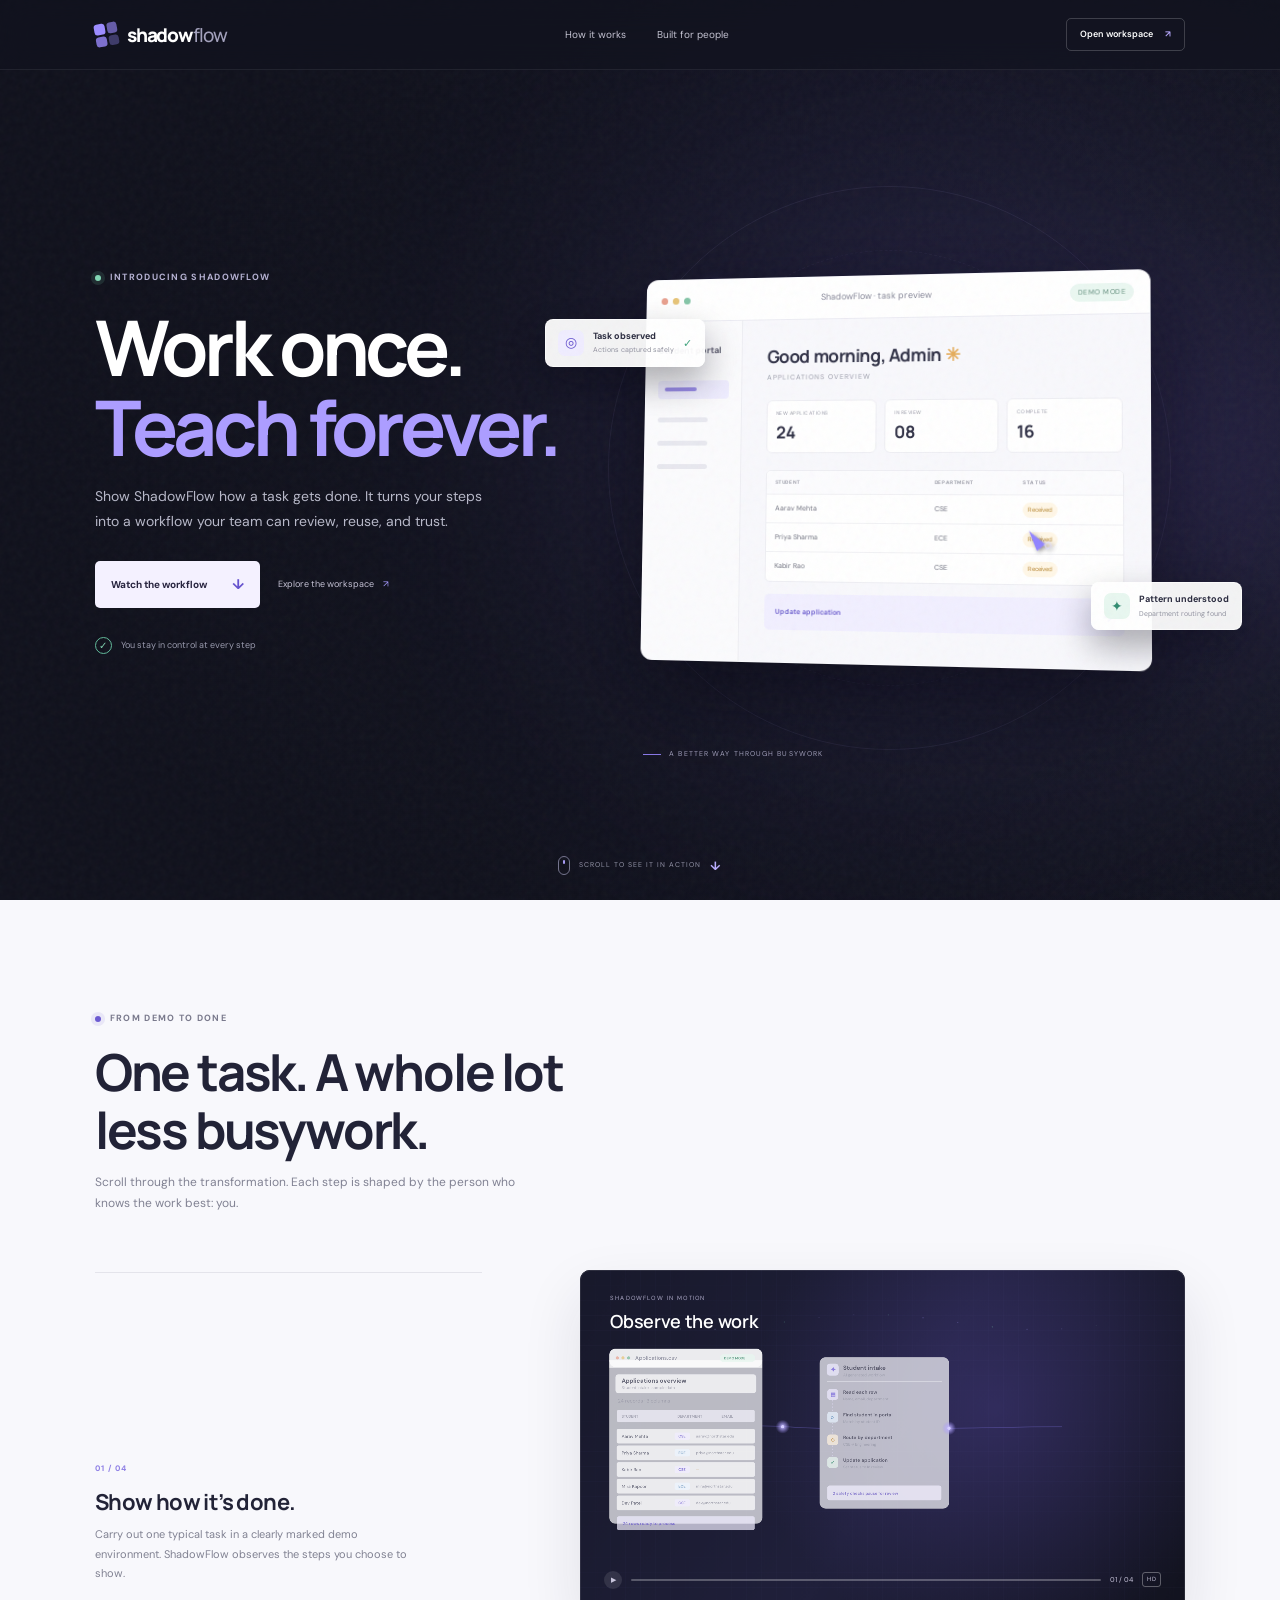
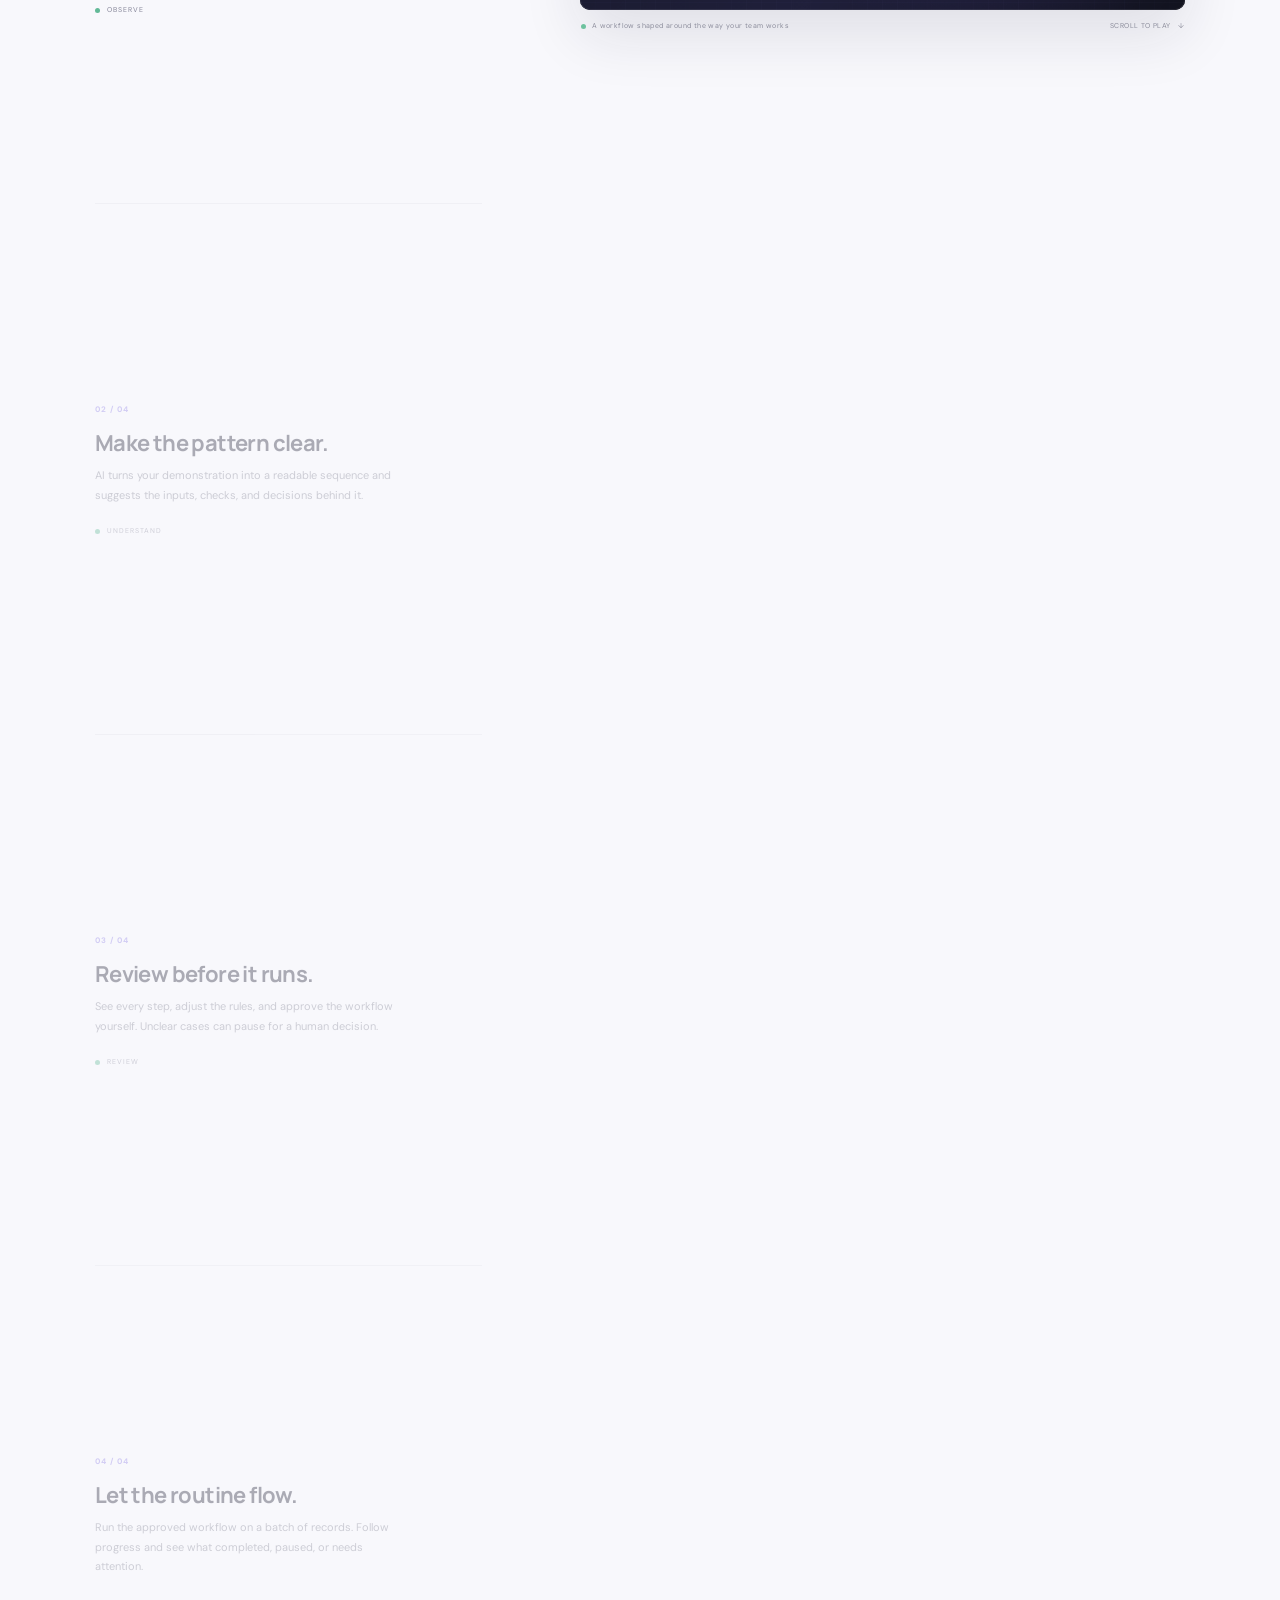
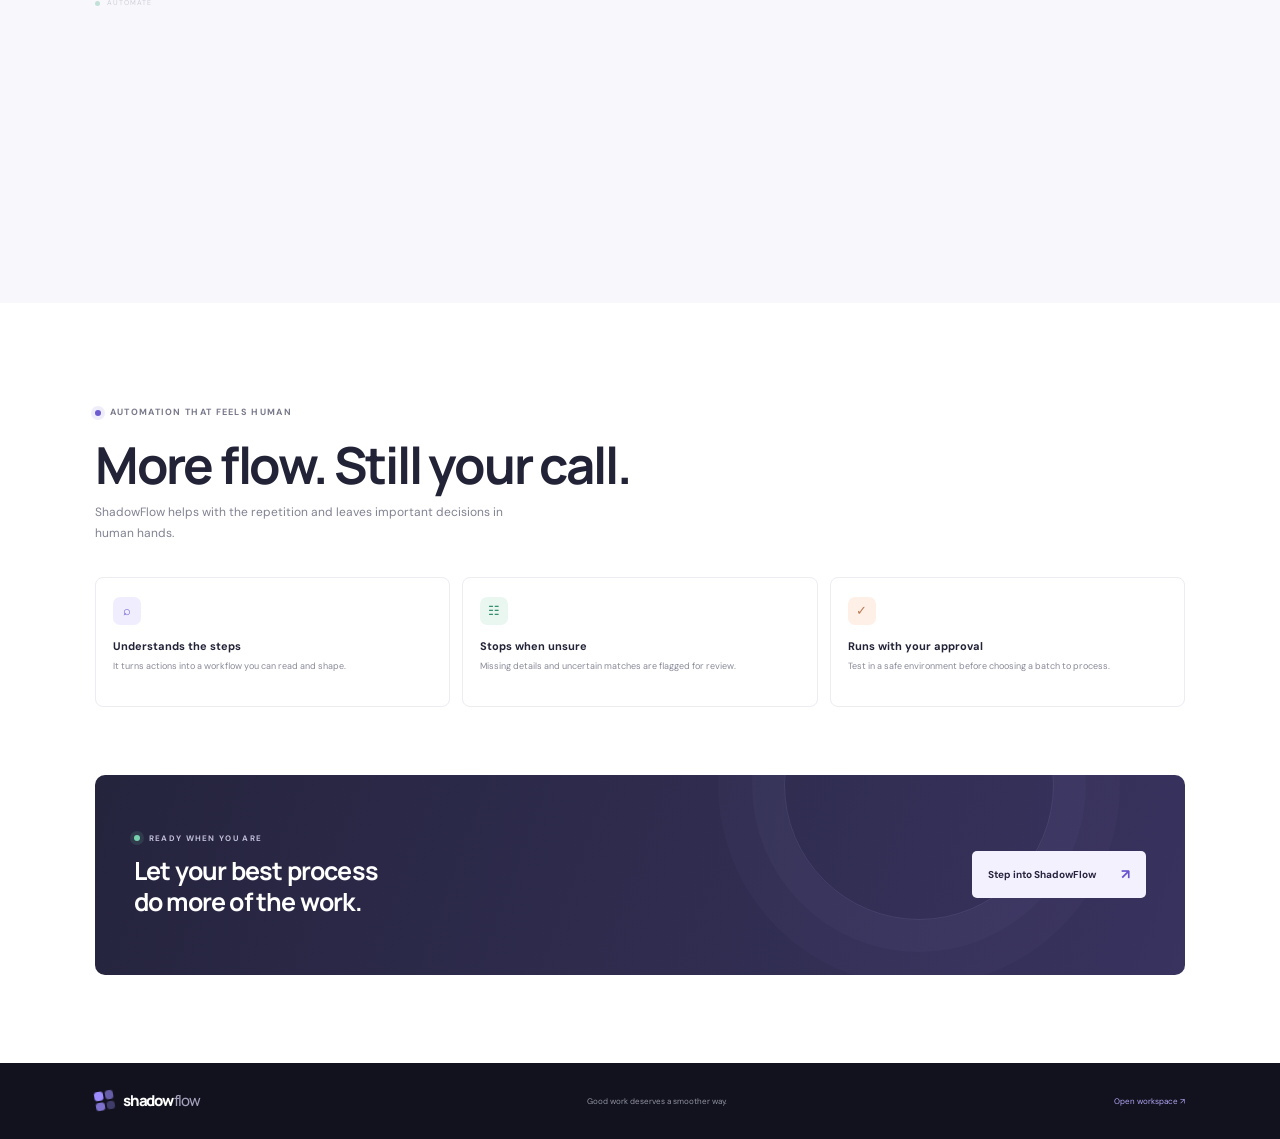
<file: templates/index.html>
<!doctype html>
<html lang="en">

<head>
  <meta charset="utf-8">
  <meta name="viewport" content="width=device-width, initial-scale=1">
  <meta name="theme-color" content="#11121d">
  <title>Meet ShadowFlow · Work, in motion</title>
  <link rel="preconnect" href="https://fonts.googleapis.com">
  <link rel="preconnect" href="https://fonts.gstatic.com" crossorigin>
  <link
    href="https://fonts.googleapis.com/css2?family=DM+Sans:wght@400;500;600;700&family=Manrope:wght@400;500;600;700;800&display=swap"
    rel="stylesheet">
  <link rel="stylesheet" href="/static/css/intro.css">
</head>

<body>
  <header class="intro-nav"><a class="intro-brand" href="/templates/index.html"><span
        class="brand-mark"><i></i><i></i><i></i><i></i></span>shadow<span>flow</span></a>
    <nav><a href="#how-it-works">How it works</a><a href="#built-for-people">Built for people</a></nav><a
      class="nav-cta" href="/templates/dashboard.html">Open workspace <span>↗</span></a>
  </header>
  <main>
    <section class="intro-hero">
      <div class="hero-halo"></div>
      <div class="hero-copy">
        <div class="hero-eyebrow"><i></i> INTRODUCING SHADOWFLOW</div>
        <h1>Work once.<br><span>Teach forever.</span></h1>
        <p>Show ShadowFlow how a task gets done. It turns your steps into a workflow your team can review, reuse, and
          trust.</p>
        <div class="hero-ctas"><a class="primary-cta" href="#how-it-works">Watch the workflow <span>↓</span></a><a
            class="secondary-cta" href="/templates/dashboard.html">Explore the workspace <span>↗</span></a>
        </div>
        <div class="hero-footnote"><span class="footnote-check">✓</span> You stay in control at every step</div>
      </div>
      <div class="hero-visual" aria-label="Animated preview of a task becoming an automation">
        <div class="visual-orbit"></div>
        <div class="visual-orbit orbit-inner"></div>
        <div class="hero-window">
          <div class="window-bar"><span><i></i><i></i><i></i></span><small>ShadowFlow · task preview</small><span
              class="window-lock">DEMO MODE</span></div>
          <div class="window-inner">
            <div class="window-sidebar"><b>Student portal</b><span
                class="side-active"></span><span></span><span></span><span></span></div>
            <div class="window-screen">
              <div class="window-greeting">Good morning, Admin <i>✳</i></div>
              <div class="window-sub">APPLICATIONS OVERVIEW</div>
              <div class="window-metrics"><span><small>NEW APPLICATIONS</small><b>24</b></span><span><small>IN
                    REVIEW</small><b>08</b></span><span><small>COMPLETE</small><b>16</b></span></div>
              <div class="window-table">
                <div><b>STUDENT</b><b>DEPARTMENT</b><b>STATUS</b></div>
                <div><span>Aarav Mehta</span><span>CSE</span><i>Received</i></div>
                <div><span>Priya Sharma</span><span>ECE</span><i>Received</i></div>
                <div><span>Kabir Rao</span><span>CSE</span><i>Received</i></div>
              </div>
              <div class="window-action">Update application <span>→</span></div>
            </div>
          </div>
          <div class="cursor-pointer"><span></span></div>
        </div>
        <div class="float-note note-observe"><span class="note-icon observe-icon">◎</span><span><b>Task
              observed</b><small>Actions captured safely</small></span><i>✓</i></div>
        <div class="float-note note-learn"><span class="note-icon learn-icon">✦</span><span><b>Pattern
              understood</b><small>Department routing found</small></span></div>
        <div class="hero-loop"><span></span> A BETTER WAY THROUGH BUSYWORK</div>
      </div>
      <a class="scroll-cue" href="#how-it-works"><span class="scroll-mouse"><i></i></span><span>SCROLL TO SEE IT IN
          ACTION</span><b>↓</b></a>
    </section>
    <section class="story-section" id="how-it-works">
      <div class="story-heading">
        <div class="section-eyebrow"><i></i> FROM DEMO TO DONE</div>
        <h2>One task. A whole lot<br>less busywork.</h2>
        <p>Scroll through the transformation. Each step is shaped by the person who knows the work best: you.</p>
      </div>
      <div class="story-layout">
        <div class="story-steps">
          <article class="story-step active" data-step="0"><span class="story-number">01 / 04</span>
            <h3>Show how it’s done.</h3>
            <p>Carry out one typical task in a clearly marked demo environment. ShadowFlow observes the steps you choose
              to show.</p><span class="step-tag"><i></i> OBSERVE</span>
          </article>
          <article class="story-step" data-step="1"><span class="story-number">02 / 04</span>
            <h3>Make the pattern clear.</h3>
            <p>AI turns your demonstration into a readable sequence and suggests the inputs, checks, and decisions
              behind it.</p><span class="step-tag"><i></i> UNDERSTAND</span>
          </article>
          <article class="story-step" data-step="2"><span class="story-number">03 / 04</span>
            <h3>Review before it runs.</h3>
            <p>See every step, adjust the rules, and approve the workflow yourself. Unclear cases can pause for a human
              decision.</p><span class="step-tag"><i></i> REVIEW</span>
          </article>
          <article class="story-step" data-step="3"><span class="story-number">04 / 04</span>
            <h3>Let the routine flow.</h3>
            <p>Run the approved workflow on a batch of records. Follow progress and see what completed, paused, or needs
              attention.</p><span class="step-tag"><i></i> AUTOMATE</span>
          </article>
        </div>
        <div class="video-sticky">
          <div class="video-frame"><canvas id="workflowVideo" width="1920" height="1080"
              aria-label="Scroll animated demonstration of a workflow"></canvas>
            <div class="video-controls"><span class="video-play">▶</span>
              <div class="video-progress"><i id="videoProgress"></i></div><span id="videoTime">01 / 04</span><span
                class="video-hd">HD</span>
            </div>
            <div class="video-title"><span>SHADOWFLOW IN MOTION</span><b id="videoCaption">Observe the work</b></div>
          </div>
          <div class="video-caption-bottom"><span><i></i> A workflow shaped around the way your team
              works</span><span>SCROLL TO PLAY &nbsp; ↓</span></div>
        </div>
      </div>
    </section>
    <section class="values-section" id="built-for-people">
      <div class="section-eyebrow"><i></i> AUTOMATION THAT FEELS HUMAN</div>
      <h2>More flow. Still your call.</h2>
      <p class="values-intro">ShadowFlow helps with the repetition and leaves important decisions in human hands.</p>
      <div class="value-cards">
        <article><span class="value-icon value-violet">⌕</span><b>Understands the steps</b>
          <p>It turns actions into a workflow you can read and shape.</p>
        </article>
        <article><span class="value-icon value-mint">☷</span><b>Stops when unsure</b>
          <p>Missing details and uncertain matches are flagged for review.</p>
        </article>
        <article><span class="value-icon value-peach">✓</span><b>Runs with your approval</b>
          <p>Test in a safe environment before choosing a batch to process.</p>
        </article>
      </div>
      <div class="final-cta">
        <div>
          <div class="section-eyebrow"><i></i> READY WHEN YOU ARE</div>
          <h2>Let your best process<br>do more of the work.</h2>
        </div><a href="workflow_builder.html" class="primary-cta">Step into ShadowFlow <span>↗</span></a>
        <div class="cta-orbit"></div>
      </div>
    </section>
  </main>
  <footer class="intro-footer"><a class="intro-brand" href="/templates/index.html"><span
        class="brand-mark"><i></i><i></i><i></i><i></i></span>shadow<span>flow</span></a><span>Good work deserves a
      smoother way.</span><a href="/templates/workflow_builder.html">Open workspace ↗</a></footer>
  <script src="/static/js/intro.js"></script>
</body>

</html>
</file>
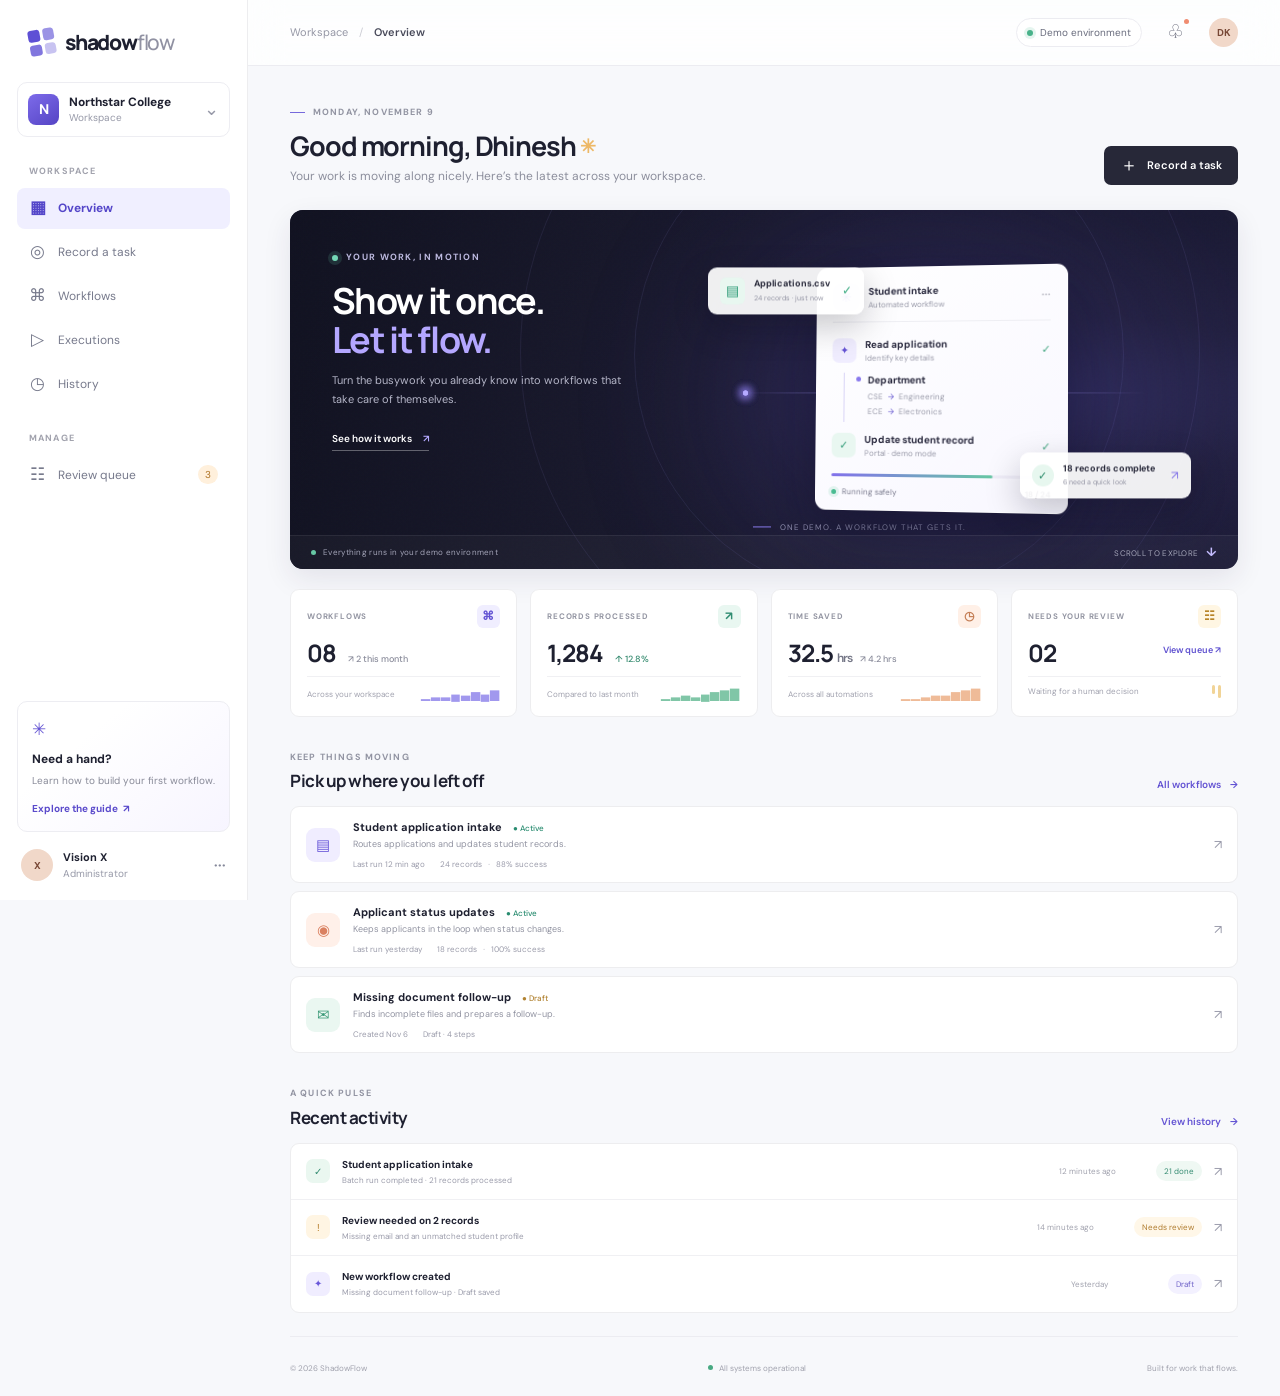
<file: templates/dashboard.html>
<!doctype html>
<html lang="en">

<head>
  <meta charset="utf-8">
  <meta name="viewport" content="width=device-width, initial-scale=1">
  <meta name="theme-color" content="#f7f8fb">
  <title>Overview · ShadowFlow</title>
  <link rel="preconnect" href="https://fonts.googleapis.com">
  <link rel="preconnect" href="https://fonts.gstatic.com" crossorigin>
  <link
    href="https://fonts.googleapis.com/css2?family=DM+Sans:wght@400;500;600;700&family=Manrope:wght@400;500;600;700;800&display=swap"
    rel="stylesheet">
  <link rel="stylesheet" href="/static/css/app.css">
  
</head>

<body>
  <div class="app-shell">
    <aside class="sidebar" id="sidebar">
      <a class="brand" href="/templates/dashboard.html"><span
          class="brand-mark"><i></i><i></i><i></i><i></i></span><span>shadow<span
            class="brand-light">flow</span></span></a>
      <div class="workspace-switch">
        <div class="workspace-avatar">N</div>
        <div class="workspace-copy"><b>Northstar College</b><small>Workspace</small></div><span class="chevron">⌄</span>
      </div>
      <div class="nav-label">WORKSPACE</div>
      <nav class="nav-list">
        <a class="nav-link active" href="/templates/dashboard.html"><span
            class="nav-icon">▦</span>Overview</a>
        <a class="nav-link " href="/templates/record.html"><span
            class="nav-icon">◎</span>Record a task</a>
        <a class="nav-link " href="/templates/workflow_builder.html"><span
            class="nav-icon">⌘</span>Workflows</a>
        <a class="nav-link " href="/templates/execution.html"><span
            class="nav-icon">▷</span>Executions</a>
        <a class="nav-link " href="/templates/history.html"><span
            class="nav-icon">◷</span>History</a>
      </nav>
      <div class="nav-label nav-label-spaced">MANAGE</div>
      <a class="nav-link" href="/templates/review.html"><span class="nav-icon">☷</span>Review queue<span
          class="nav-count">3</span></a>
      <div class="sidebar-bottom">
        <div class="help-card"><span class="help-spark">✳</span><b>Need a hand?</b>
          <p>Learn how to build your first workflow.</p><a href="/templates/workflow_builder.html">Explore the guide
            <span>↗</span></a>
        </div>
        <div class="profile">
          <div class="profile-avatar">X</div>
          <div class="profile-info"><b>Vision X</b><small>Administrator</small></div><span class="dots">···</span>
        </div>
      </div>
    </aside>
    <main class="main-area">
      <header class="topbar"><button class="mobile-menu" id="mobileMenu" aria-label="Toggle navigation">☰</button>
        <div class="breadcrumbs"><span>Workspace</span><span class="crumb-slash">/</span><b>Overview</b></div>
        <div class="top-actions"><span class="environment"><i></i> Demo environment</span><button class="icon-button"
            aria-label="Notifications">♧<b class="notification-dot"></b></button>
          <div class="top-avatar">DK</div>
        </div>
      </header>
      <div class="page-content">
<section class="welcome-row">
  <div>
    <div class="eyebrow"><span class="eyebrow-line"></span> MONDAY, NOVEMBER 9</div>
    <h1>Good morning, Dhinesh <span class="wave">✳</span></h1>
    <p class="page-subtitle">Your work is moving along nicely. Here’s the latest across your workspace.</p>
  </div><a class="button button-dark" href="record.html"><span>＋</span> Record a task</a>
</section>
<section class="hero-video reveal-on-scroll" data-parallax>
  <div class="hero-grain"></div>
  <div class="hero-orbit orbit-one"></div>
  <div class="hero-orbit orbit-two"></div>
  <div class="hero-content">
    <div class="hero-kicker"><span class="live-dot"></span> YOUR WORK, IN MOTION</div>
    <h2>Show it once.<br><span>Let it flow.</span></h2>
    <p>Turn the busywork you already know into workflows that take care of themselves.</p><a
      href="/templates/record.html" class="hero-link">See how it works <span>↗</span></a>
  </div>
  <div class="hero-stage" aria-label="Animated workflow preview">
    <div class="stage-glow"></div>
    <div class="floating-chip chip-source"><span class="mini-sheet">▤</span><span><b>Applications.csv</b><small>24
          records · just now</small></span><i class="chip-check">✓</i></div>
    <div class="stage-track"><span></span><span></span><span></span></div>
    <div class="workflow-card">
      <div class="wf-card-head"><span class="wf-icon">✳</span><span><b>Student intake</b><small>Automated
            workflow</small></span><span class="wf-menu">···</span></div>
      <div class="wf-step"><span class="step-icon step-ai">✦</span><span><b>Read application</b><small>Identify key
            details</small></span><span class="step-done">✓</span></div>
      <div class="wf-branch"><i></i>
        <div><b>Department</b><small>CSE <span>→</span> Engineering</small><small>ECE <span>→</span> Electronics</small>
        </div>
      </div>
      <div class="wf-step"><span class="step-icon step-check">✓</span><span><b>Update student record</b><small>Portal ·
            demo mode</small></span><span class="step-done">✓</span></div>
      <div class="wf-progress"><span></span></div>
      <div class="wf-running"><i></i> Running safely <b>18 / 24</b></div>
    </div>
    <div class="floating-chip chip-success"><span class="success-round">✓</span><span><b>18 records complete</b><small>6
          need a quick look</small></span><span class="chip-arrow">↗</span></div>
    <div class="stage-caption"><span class="caption-line"></span> ONE DEMO. A WORKFLOW THAT GETS IT.</div>
  </div>
  <div class="hero-bottom"><span><i></i> Everything runs in your demo environment</span><span>SCROLL TO EXPLORE
      <b>↓</b></span></div>
</section>
<section class="metrics-grid reveal-on-scroll">
  <article class="metric-card">
    <div class="metric-top"><span>WORKFLOWS</span><span class="metric-icon violet">⌘</span></div>
    <div class="metric-value">08 <span class="metric-change">↗ 2 this month</span></div>
    <div class="metric-foot"><span>Across your workspace</span><span class="sparkline">▁▂▂▄▃▅▄▆</span></div>
  </article>
  <article class="metric-card">
    <div class="metric-top"><span>RECORDS PROCESSED</span><span class="metric-icon mint">↗</span></div>
    <div class="metric-value">1,284 <span class="metric-change green">↑ 12.8%</span></div>
    <div class="metric-foot"><span>Compared to last month</span><span class="sparkline mint-line">▁▂▃▂▄▅▆▇</span></div>
  </article>
  <article class="metric-card">
    <div class="metric-top"><span>TIME SAVED</span><span class="metric-icon peach">◷</span></div>
    <div class="metric-value">32.5 <small>hrs</small><span class="metric-change">↗ 4.2 hrs</span></div>
    <div class="metric-foot"><span>Across all automations</span><span class="sparkline peach-line">▁▁▂▃▃▅▆▇</span></div>
  </article>
  <article class="metric-card">
    <div class="metric-top"><span>NEEDS YOUR REVIEW</span><span class="metric-icon yellow">☷</span></div>
    <div class="metric-value">02 <a class="metric-review-link" href="/templates/review.html">View queue ↗</a></div>
    <div class="metric-foot"><span>Waiting for a human decision</span><span class="review-bars"><i></i><i></i></span>
    </div>
  </article>
</section>
<section class="section-block reveal-on-scroll">
  <div class="section-heading">
    <div>
      <div class="eyebrow">KEEP THINGS MOVING</div>
      <h2>Pick up where you left off</h2>
    </div><a class="text-link" href="/templates/workflow_builder.html">All workflows <span>→</span></a>
  </div>
  <div class="workflow-tiles"><a class="workflow-tile" href="/templates/workflow_builder.html">
      <div class="tile-icon tile-purple">▤</div>
      <div class="tile-copy">
        <div class="tile-title">Student application intake <span class="tiny-status on">● Active</span></div>
        <p>Routes applications and updates student records.</p>
        <div class="tile-meta"><span>Last run 12 min ago</span><span>24 records <b>·</b> 88% success</span></div>
      </div>
      <div class="tile-action">↗</div>
    </a><a class="workflow-tile" href="/templates/workflow_builder.html">
      <div class="tile-icon tile-coral">◉</div>
      <div class="tile-copy">
        <div class="tile-title">Applicant status updates <span class="tiny-status on">● Active</span></div>
        <p>Keeps applicants in the loop when status changes.</p>
        <div class="tile-meta"><span>Last run yesterday</span><span>18 records <b>·</b> 100% success</span></div>
      </div>
      <div class="tile-action">↗</div>
    </a><a class="workflow-tile" href="/templates/workflow_builder.html">
      <div class="tile-icon tile-green">✉</div>
      <div class="tile-copy">
        <div class="tile-title">Missing document follow-up <span class="tiny-status draft">● Draft</span></div>
        <p>Finds incomplete files and prepares a follow-up.</p>
        <div class="tile-meta"><span>Created Nov 6</span><span>Draft · 4 steps</span></div>
      </div>
      <div class="tile-action">↗</div>
    </a></div>
</section>
<section class="section-block dashboard-bottom reveal-on-scroll">
  <div class="section-heading">
    <div>
      <div class="eyebrow">A QUICK PULSE</div>
      <h2>Recent activity</h2>
    </div><a class="text-link" href="/templates/history.html">View history <span>→</span></a>
  </div>
  <div class="activity-card">
    <div class="activity-row"><span class="activity-icon activity-done">✓</span>
      <div class="activity-copy"><b>Student application intake</b><span>Batch run completed · 21 records
          processed</span></div><span class="activity-time">12 minutes ago</span><span
        class="activity-result result-good">21 done</span><a href="/templates/execution.html"
        class="activity-arrow">↗</a>
    </div>
    <div class="activity-row"><span class="activity-icon activity-review">!</span>
      <div class="activity-copy"><b>Review needed on 2 records</b><span>Missing email and an unmatched student
          profile</span></div><span class="activity-time">14 minutes ago</span><span
        class="activity-result result-review">Needs review</span><a href="/templates/review.html"
        class="activity-arrow">↗</a>
    </div>
    <div class="activity-row"><span class="activity-icon activity-new">✦</span>
      <div class="activity-copy"><b>New workflow created</b><span>Missing document follow-up · Draft saved</span></div>
      <span class="activity-time">Yesterday</span><span class="activity-result result-neutral">Draft</span><a
        href="/templates/workflow_builder.html" class="activity-arrow">↗</a>
    </div>
  </div>
</section>
<footer class="site-footer"><span>© 2026
            ShadowFlow</span><span><i class="status-pulse"></i> All systems operational</span><span>Built for work that
            flows.</span></footer>
      </div>
    </main>
  </div>
  <div class="toast" id="toast"></div>
  <script src="/static/js/app.js"></script>
  
</body>

</html>
</file>
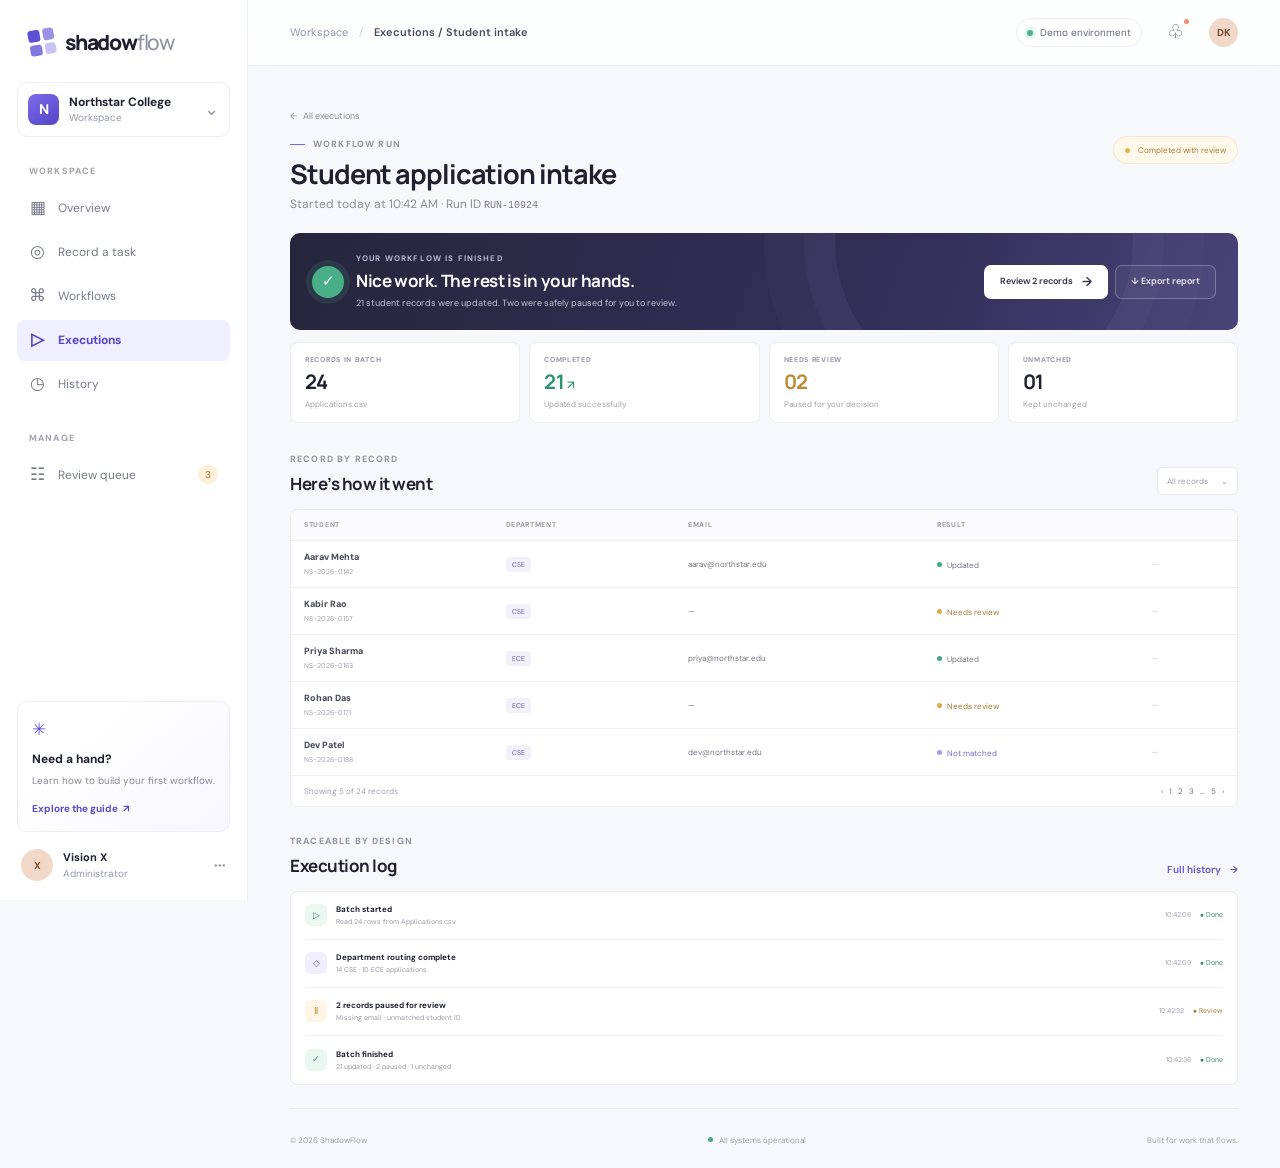
<file: templates/execution.html>
<!doctype html>
<html lang="en">

<head>
  <meta charset="utf-8">
  <meta name="viewport" content="width=device-width, initial-scale=1">
  <meta name="theme-color" content="#f7f8fb">
  <title>Execution · ShadowFlow</title>
  <link rel="preconnect" href="https://fonts.googleapis.com">
  <link rel="preconnect" href="https://fonts.gstatic.com" crossorigin>
  <link
    href="https://fonts.googleapis.com/css2?family=DM+Sans:wght@400;500;600;700&family=Manrope:wght@400;500;600;700;800&display=swap"
    rel="stylesheet">
  <link rel="stylesheet" href="/static/css/app.css">
  
</head>

<body>
  <div class="app-shell">
    <aside class="sidebar" id="sidebar">
      <a class="brand" href="/templates/dashboard.html"><span
          class="brand-mark"><i></i><i></i><i></i><i></i></span><span>shadow<span
            class="brand-light">flow</span></span></a>
      <div class="workspace-switch">
        <div class="workspace-avatar">N</div>
        <div class="workspace-copy"><b>Northstar College</b><small>Workspace</small></div><span class="chevron">⌄</span>
      </div>
      <div class="nav-label">WORKSPACE</div>
      <nav class="nav-list">
        <a class="nav-link " href="/templates/dashboard.html"><span
            class="nav-icon">▦</span>Overview</a>
        <a class="nav-link " href="/templates/record.html"><span
            class="nav-icon">◎</span>Record a task</a>
        <a class="nav-link " href="/templates/workflow_builder.html"><span
            class="nav-icon">⌘</span>Workflows</a>
        <a class="nav-link active" href="/templates/execution.html"><span
            class="nav-icon">▷</span>Executions</a>
        <a class="nav-link " href="/templates/history.html"><span
            class="nav-icon">◷</span>History</a>
      </nav>
      <div class="nav-label nav-label-spaced">MANAGE</div>
      <a class="nav-link" href="/templates/review.html"><span class="nav-icon">☷</span>Review queue<span
          class="nav-count">3</span></a>
      <div class="sidebar-bottom">
        <div class="help-card"><span class="help-spark">✳</span><b>Need a hand?</b>
          <p>Learn how to build your first workflow.</p><a href="/templates/workflow_builder.html">Explore the guide
            <span>↗</span></a>
        </div>
        <div class="profile">
          <div class="profile-avatar">X</div>
          <div class="profile-info"><b>Vision X</b><small>Administrator</small></div><span class="dots">···</span>
        </div>
      </div>
    </aside>
    <main class="main-area">
      <header class="topbar"><button class="mobile-menu" id="mobileMenu" aria-label="Toggle navigation">☰</button>
        <div class="breadcrumbs"><span>Workspace</span><span class="crumb-slash">/</span><b>Executions / Student intake</b></div>
        <div class="top-actions"><span class="environment"><i></i> Demo environment</span><button class="icon-button"
            aria-label="Notifications">♧<b class="notification-dot"></b></button>
          <div class="top-avatar">DK</div>
        </div>
      </header>
      <div class="page-content"><section class="execution-heading">
    <div><a class="back-link" href="/templates/history.html">← &nbsp; All executions</a>
        <div class="eyebrow"><span class="eyebrow-line"></span> WORKFLOW RUN</div>
        <h1>Student application intake</h1>
        <p class="page-subtitle">Started today at 10:42 AM · Run ID <span class="mono">RUN-10924</span></p>
    </div><span class="execution-state"><i></i> Completed with review</span>
</section>
<section class="execution-hero">
    <div class="execution-hero-copy"><span class="execution-check">✓</span>
        <div>
            <div class="eyebrow">YOUR WORKFLOW IS FINISHED</div>
            <h2>Nice work. The rest is in your hands.</h2>
            <p>21 student records were updated. Two were safely paused for you to review.</p>
        </div>
    </div>
    <div class="execution-actions"><a class="button button-light" href="/templates/review.html">Review 2 records
            <span>→</span></a><button class="button button-ghost-light" data-toast="Run report prepared for download">↓
            Export report</button></div>
    <div class="execution-wave"></div>
</section>
<section class="run-metrics">
    <article><span>RECORDS IN BATCH</span><b>24</b><small>Applications.csv</small></article>
    <article><span>COMPLETED</span><b class="run-green">21 <i>↗</i></b><small>Updated successfully</small></article>
    <article><span>NEEDS REVIEW</span><b class="run-amber">02</b><small>Paused for your decision</small></article>
    <article><span>UNMATCHED</span><b>01</b><small>Kept unchanged</small></article>
</section>
<section class="execution-content">
    <div class="section-heading">
        <div>
            <div class="eyebrow">RECORD BY RECORD</div>
            <h2>Here’s how it went</h2>
        </div>
        <div class="filter-control"><span>All records</span><span>⌄</span></div>
    </div>
    <div class="record-table-wrap">
        <table class="record-table">
            <thead>
                <tr>
                    <th>STUDENT</th>
                    <th>DEPARTMENT</th>
                    <th>EMAIL</th>
                    <th>RESULT</th>
                    <th></th>
                </tr>
            </thead>
            <tbody><tr>
                    <td><b>Aarav Mehta</b><small>NS-2026-0142</small></td>
                    <td><span class="dept-badge">CSE</span></td>
                    <td>aarav@northstar.edu</td>
                    <td><span
                            class="table-status table-done"><i></i>Updated</span></td>
                    <td><button class="row-more" aria-label="More actions">···</button></td>
                </tr><tr>
                    <td><b>Kabir Rao</b><small>NS-2026-0157</small></td>
                    <td><span class="dept-badge">CSE</span></td>
                    <td>—</td>
                    <td><span
                            class="table-status table-review"><i></i>Needs review</span></td>
                    <td><button class="row-more" aria-label="More actions">···</button></td>
                </tr><tr>
                    <td><b>Priya Sharma</b><small>NS-2026-0163</small></td>
                    <td><span class="dept-badge">ECE</span></td>
                    <td>priya@northstar.edu</td>
                    <td><span
                            class="table-status table-done"><i></i>Updated</span></td>
                    <td><button class="row-more" aria-label="More actions">···</button></td>
                </tr><tr>
                    <td><b>Rohan Das</b><small>NS-2026-0171</small></td>
                    <td><span class="dept-badge">ECE</span></td>
                    <td>—</td>
                    <td><span
                            class="table-status table-review"><i></i>Needs review</span></td>
                    <td><button class="row-more" aria-label="More actions">···</button></td>
                </tr><tr>
                    <td><b>Dev Patel</b><small>NS-2026-0188</small></td>
                    <td><span class="dept-badge">CSE</span></td>
                    <td>dev@northstar.edu</td>
                    <td><span
                            class="table-status table-missed"><i></i>Not matched</span></td>
                    <td><button class="row-more" aria-label="More actions">···</button></td>
                </tr></tbody>
        </table>
        <div class="table-footer">Showing 5 of 24 records <span>‹ &nbsp; 1 &nbsp; 2 &nbsp; 3 &nbsp; … &nbsp; 5 &nbsp;
                ›</span></div>
    </div>
</section>
<section class="execution-log">
    <div class="section-heading">
        <div>
            <div class="eyebrow">TRACEABLE BY DESIGN</div>
            <h2>Execution log</h2>
        </div><a href="/templates/history.html" class="text-link">Full history <span>→</span></a>
    </div>
    <div class="log-card">
        <div><span class="log-icon log-start">▷</span>
            <p><b>Batch started</b><small>Read 24 rows from Applications.csv</small></p><time>10:42:06</time><span
                class="log-ok">● Done</span>
        </div>
        <div><span class="log-icon log-route">◇</span>
            <p><b>Department routing complete</b><small>14 CSE · 10 ECE applications</small></p>
            <time>10:42:09</time><span class="log-ok">● Done</span>
        </div>
        <div><span class="log-icon log-pause">Ⅱ</span>
            <p><b>2 records paused for review</b><small>Missing email · unmatched student ID</small></p>
            <time>10:42:32</time><span class="log-review">● Review</span>
        </div>
        <div><span class="log-icon log-end">✓</span>
            <p><b>Batch finished</b><small>21 updated · 2 paused · 1 unchanged</small></p><time>10:42:36</time><span
                class="log-ok">● Done</span>
        </div>
    </div>
</section><footer class="site-footer"><span>© 2026
            ShadowFlow</span><span><i class="status-pulse"></i> All systems operational</span><span>Built for work that
            flows.</span></footer>
      </div>
    </main>
  </div>
  <div class="toast" id="toast"></div>
  <script src="/static/js/app.js"></script>
  
</body>

</html>
</file>
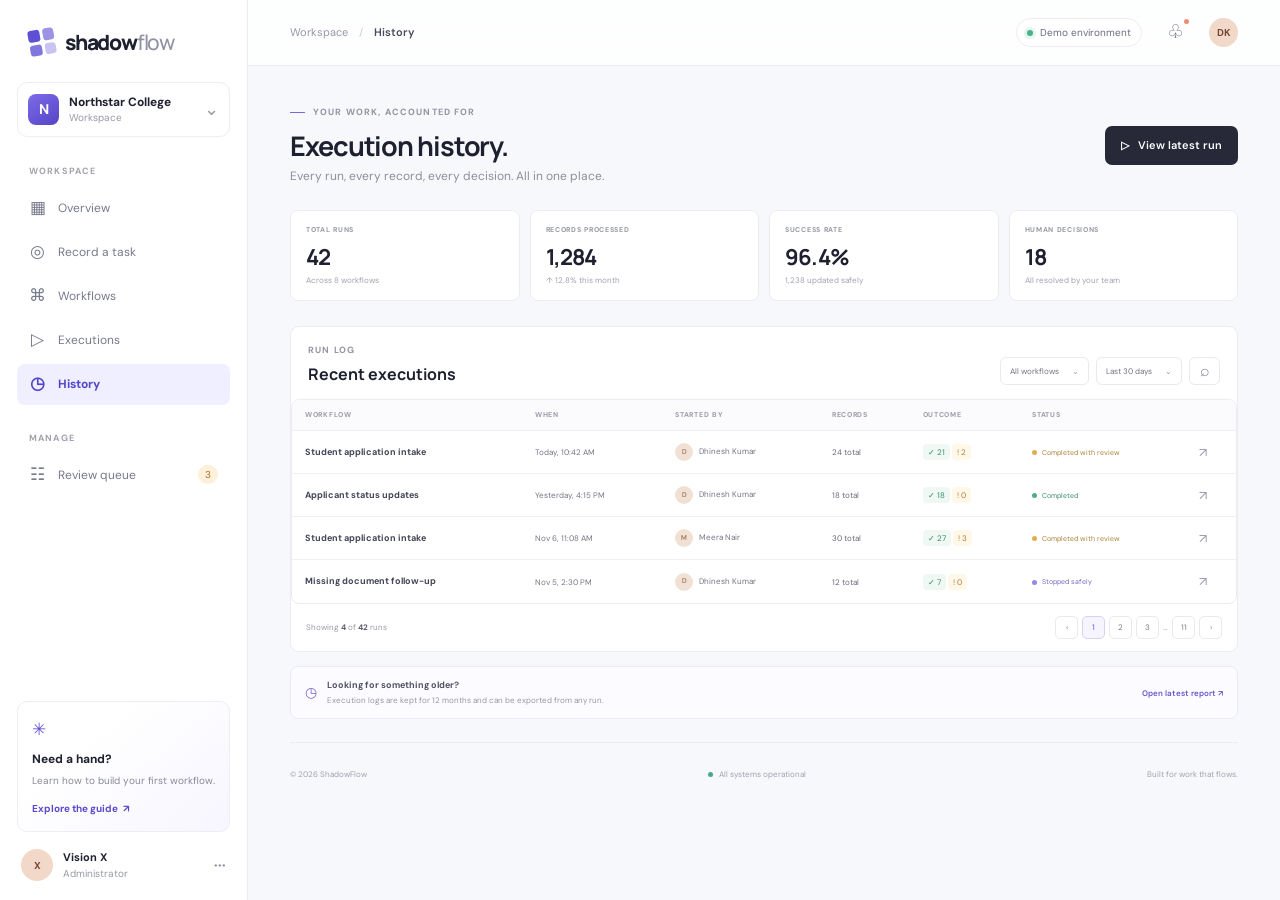
<file: templates/history.html>
<!doctype html>
<html lang="en">

<head>
  <meta charset="utf-8">
  <meta name="viewport" content="width=device-width, initial-scale=1">
  <meta name="theme-color" content="#f7f8fb">
  <title>Execution history · ShadowFlow</title>
  <link rel="preconnect" href="https://fonts.googleapis.com">
  <link rel="preconnect" href="https://fonts.gstatic.com" crossorigin>
  <link
    href="https://fonts.googleapis.com/css2?family=DM+Sans:wght@400;500;600;700&family=Manrope:wght@400;500;600;700;800&display=swap"
    rel="stylesheet">
  <link rel="stylesheet" href="/static/css/app.css">
  
</head>

<body>
  <div class="app-shell">
    <aside class="sidebar" id="sidebar">
      <a class="brand" href="/templates/dashboard.html"><span
          class="brand-mark"><i></i><i></i><i></i><i></i></span><span>shadow<span
            class="brand-light">flow</span></span></a>
      <div class="workspace-switch">
        <div class="workspace-avatar">N</div>
        <div class="workspace-copy"><b>Northstar College</b><small>Workspace</small></div><span class="chevron">⌄</span>
      </div>
      <div class="nav-label">WORKSPACE</div>
      <nav class="nav-list">
        <a class="nav-link " href="/templates/dashboard.html"><span
            class="nav-icon">▦</span>Overview</a>
        <a class="nav-link " href="/templates/record.html"><span
            class="nav-icon">◎</span>Record a task</a>
        <a class="nav-link " href="/templates/workflow_builder.html"><span
            class="nav-icon">⌘</span>Workflows</a>
        <a class="nav-link " href="/templates/execution.html"><span
            class="nav-icon">▷</span>Executions</a>
        <a class="nav-link active" href="/templates/history.html"><span
            class="nav-icon">◷</span>History</a>
      </nav>
      <div class="nav-label nav-label-spaced">MANAGE</div>
      <a class="nav-link" href="/templates/review.html"><span class="nav-icon">☷</span>Review queue<span
          class="nav-count">3</span></a>
      <div class="sidebar-bottom">
        <div class="help-card"><span class="help-spark">✳</span><b>Need a hand?</b>
          <p>Learn how to build your first workflow.</p><a href="/templates/workflow_builder.html">Explore the guide
            <span>↗</span></a>
        </div>
        <div class="profile">
          <div class="profile-avatar">X</div>
          <div class="profile-info"><b>Vision X</b><small>Administrator</small></div><span class="dots">···</span>
        </div>
      </div>
    </aside>
    <main class="main-area">
      <header class="topbar"><button class="mobile-menu" id="mobileMenu" aria-label="Toggle navigation">☰</button>
        <div class="breadcrumbs"><span>Workspace</span><span class="crumb-slash">/</span><b>History</b></div>
        <div class="top-actions"><span class="environment"><i></i> Demo environment</span><button class="icon-button"
            aria-label="Notifications">♧<b class="notification-dot"></b></button>
          <div class="top-avatar">DK</div>
        </div>
      </header>
      <div class="page-content"><section class="page-heading-row">
    <div>
        <div class="eyebrow"><span class="eyebrow-line"></span> YOUR WORK, ACCOUNTED FOR</div>
        <h1>Execution history.</h1>
        <p class="page-subtitle">Every run, every record, every decision. All in one place.</p>
    </div><a class="button button-dark" href="/templates/execution.html">▷ &nbsp; View latest run</a>
</section>
<section class="history-stats">
    <div><span>TOTAL RUNS</span><b>42</b><small>Across 8 workflows</small></div>
    <div><span>RECORDS PROCESSED</span><b>1,284</b><small class="green-text">↑ 12.8% this month</small></div>
    <div><span>SUCCESS RATE</span><b>96.4%</b><small>1,238 updated safely</small></div>
    <div><span>HUMAN DECISIONS</span><b>18</b><small>All resolved by your team</small></div>
</section>
<section class="history-panel">
    <div class="history-toolbar">
        <div>
            <div class="eyebrow">RUN LOG</div>
            <h2>Recent executions</h2>
        </div>
        <div class="history-filters"><button class="filter-control" data-toast="Workflow filter options">All workflows
                <span>⌄</span></button><button class="filter-control" data-toast="Date range options">Last 30 days
                <span>⌄</span></button><button class="filter-search" aria-label="Search">⌕</button></div>
    </div>
    <div class="record-table-wrap history-table-wrap">
        <table class="record-table history-table">
            <thead>
                <tr>
                    <th>WORKFLOW</th>
                    <th>WHEN</th>
                    <th>STARTED BY</th>
                    <th>RECORDS</th>
                    <th>OUTCOME</th>
                    <th>STATUS</th>
                    <th></th>
                </tr>
            </thead>
            <tbody><tr>
                    <td><b>Student application intake</b></td>
                    <td>Today, 10:42 AM</td>
                    <td><span class="owner-avatar">D</span> Dhinesh Kumar</td>
                    <td><span class="record-count">24 total</span></td>
                    <td><span class="outcome-count good">✓ 21</span> <span class="outcome-count review">! 2</span></td>
                    <td><span
                            class="history-status with-review"><i></i>Completed with review</span></td>
                    <td><a href="/templates/execution.html" class="activity-arrow">↗</a></td>
                </tr><tr>
                    <td><b>Applicant status updates</b></td>
                    <td>Yesterday, 4:15 PM</td>
                    <td><span class="owner-avatar">D</span> Dhinesh Kumar</td>
                    <td><span class="record-count">18 total</span></td>
                    <td><span class="outcome-count good">✓ 18</span> <span class="outcome-count review">! 0</span></td>
                    <td><span
                            class="history-status "><i></i>Completed</span></td>
                    <td><a href="/templates/execution.html" class="activity-arrow">↗</a></td>
                </tr><tr>
                    <td><b>Student application intake</b></td>
                    <td>Nov 6, 11:08 AM</td>
                    <td><span class="owner-avatar">M</span> Meera Nair</td>
                    <td><span class="record-count">30 total</span></td>
                    <td><span class="outcome-count good">✓ 27</span> <span class="outcome-count review">! 3</span></td>
                    <td><span
                            class="history-status with-review"><i></i>Completed with review</span></td>
                    <td><a href="/templates/execution.html" class="activity-arrow">↗</a></td>
                </tr><tr>
                    <td><b>Missing document follow-up</b></td>
                    <td>Nov 5, 2:30 PM</td>
                    <td><span class="owner-avatar">D</span> Dhinesh Kumar</td>
                    <td><span class="record-count">12 total</span></td>
                    <td><span class="outcome-count good">✓ 7</span> <span class="outcome-count review">! 0</span></td>
                    <td><span
                            class="history-status stopped"><i></i>Stopped safely</span></td>
                    <td><a href="/templates/execution.html" class="activity-arrow">↗</a></td>
                </tr></tbody>
        </table>
    </div>
    <div class="history-pagination"><span>Showing <b>4</b> of <b>42</b> runs</span>
        <div><button>‹</button><button
                class="current-page">1</button><button>2</button><button>3</button><span>…</span><button>11</button><button>›</button>
        </div>
    </div>
</section>
<div class="history-note"><span>◷</span>
    <div><b>Looking for something older?</b><span>Execution logs are kept for 12 months and can be exported from any
            run.</span></div><a href="/templates/execution.html">Open latest report ↗</a>
</div><footer class="site-footer"><span>© 2026
            ShadowFlow</span><span><i class="status-pulse"></i> All systems operational</span><span>Built for work that
            flows.</span></footer>
      </div>
    </main>
  </div>
  <div class="toast" id="toast"></div>
  <script src="/static/js/app.js"></script>
  
</body>

</html>
</file>
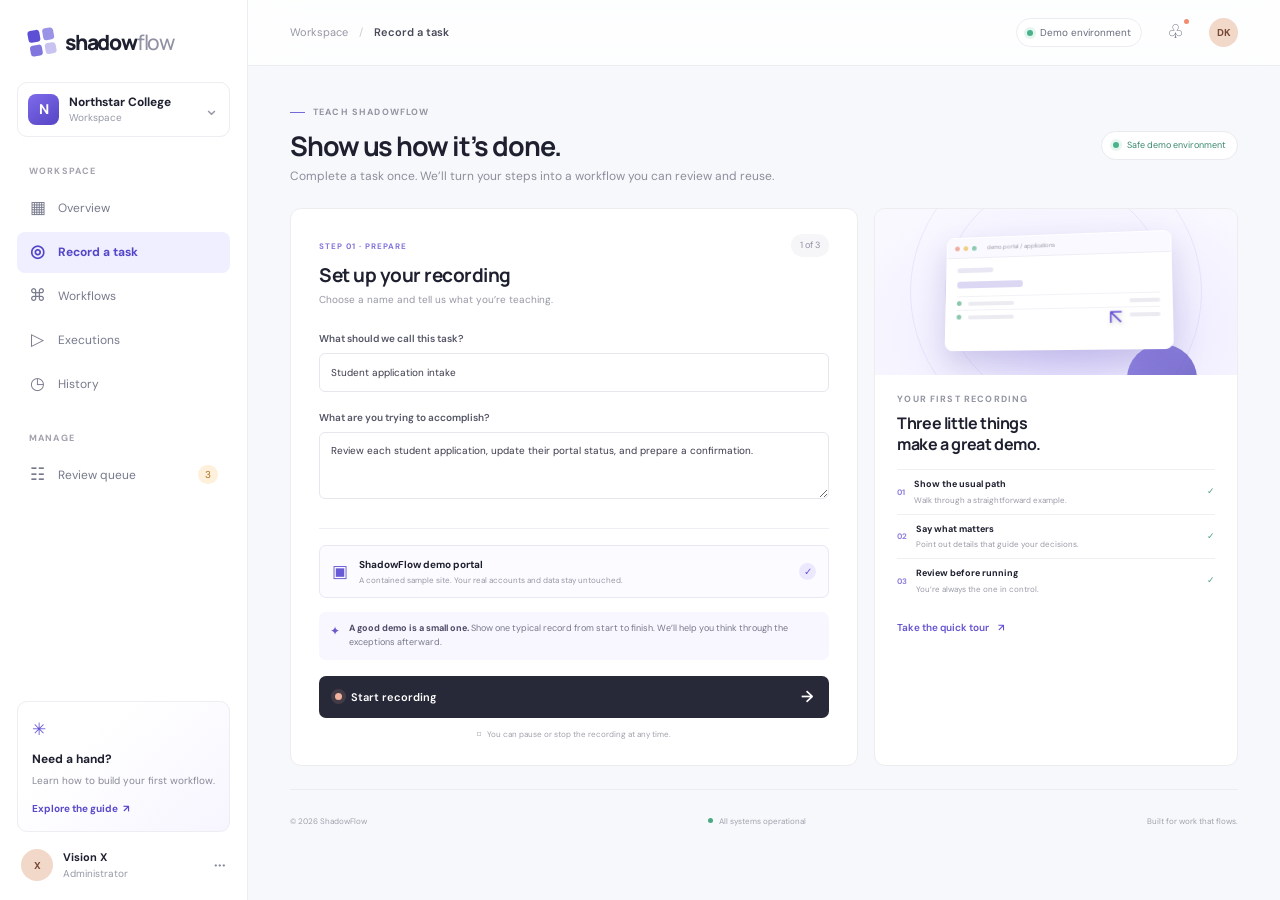
<file: templates/record.html>
<!doctype html>
<html lang="en">

<head>
  <meta charset="utf-8">
  <meta name="viewport" content="width=device-width, initial-scale=1">
  <meta name="theme-color" content="#f7f8fb">
  <title>Record a task · ShadowFlow</title>
  <link rel="preconnect" href="https://fonts.googleapis.com">
  <link rel="preconnect" href="https://fonts.gstatic.com" crossorigin>
  <link
    href="https://fonts.googleapis.com/css2?family=DM+Sans:wght@400;500;600;700&family=Manrope:wght@400;500;600;700;800&display=swap"
    rel="stylesheet">
  <link rel="stylesheet" href="/static/css/app.css">
  
</head>

<body>
  <div class="app-shell">
    <aside class="sidebar" id="sidebar">
      <a class="brand" href="/templates/dashboard.html"><span
          class="brand-mark"><i></i><i></i><i></i><i></i></span><span>shadow<span
            class="brand-light">flow</span></span></a>
      <div class="workspace-switch">
        <div class="workspace-avatar">N</div>
        <div class="workspace-copy"><b>Northstar College</b><small>Workspace</small></div><span class="chevron">⌄</span>
      </div>
      <div class="nav-label">WORKSPACE</div>
      <nav class="nav-list">
        <a class="nav-link " href="/templates/dashboard.html"><span
            class="nav-icon">▦</span>Overview</a>
        <a class="nav-link active" href="/templates/record.html"><span
            class="nav-icon">◎</span>Record a task</a>
        <a class="nav-link " href="/templates/workflow_builder.html"><span
            class="nav-icon">⌘</span>Workflows</a>
        <a class="nav-link " href="/templates/execution.html"><span
            class="nav-icon">▷</span>Executions</a>
        <a class="nav-link " href="/templates/history.html"><span
            class="nav-icon">◷</span>History</a>
      </nav>
      <div class="nav-label nav-label-spaced">MANAGE</div>
      <a class="nav-link" href="/templates/review.html"><span class="nav-icon">☷</span>Review queue<span
          class="nav-count">3</span></a>
      <div class="sidebar-bottom">
        <div class="help-card"><span class="help-spark">✳</span><b>Need a hand?</b>
          <p>Learn how to build your first workflow.</p><a href="/templates/workflow_builder.html">Explore the guide
            <span>↗</span></a>
        </div>
        <div class="profile">
          <div class="profile-avatar">X</div>
          <div class="profile-info"><b>Vision X</b><small>Administrator</small></div><span class="dots">···</span>
        </div>
      </div>
    </aside>
    <main class="main-area">
      <header class="topbar"><button class="mobile-menu" id="mobileMenu" aria-label="Toggle navigation">☰</button>
        <div class="breadcrumbs"><span>Workspace</span><span class="crumb-slash">/</span><b>Record a task</b></div>
        <div class="top-actions"><span class="environment"><i></i> Demo environment</span><button class="icon-button"
            aria-label="Notifications">♧<b class="notification-dot"></b></button>
          <div class="top-avatar">DK</div>
        </div>
      </header>
      <div class="page-content"><section class="page-heading-row">
    <div>
        <div class="eyebrow"><span class="eyebrow-line"></span> TEACH SHADOWFLOW</div>
        <h1>Show us how it’s done.</h1>
        <p class="page-subtitle">Complete a task once. We’ll turn your steps into a workflow you can review and reuse.
        </p>
    </div><span class="safe-pill"><i></i> Safe demo environment</span>
</section>
<div class="record-layout">
    <section class="panel record-panel">
        <div class="panel-title-row">
            <div><span class="step-overline">STEP 01 · PREPARE</span>
                <h2>Set up your recording</h2>
                <p>Choose a name and tell us what you’re teaching.</p>
            </div><span class="record-step-badge">1 of 3</span>
        </div><label class="field-label" for="taskName">What should we call this task?</label><input class="text-field"
            id="taskName" value="Student application intake" placeholder="e.g. Process new applications"><label
            class="field-label field-gap" for="taskDescription">What are you trying to accomplish?</label><textarea
            class="text-field textarea" id="taskDescription"
            placeholder="A sentence about the task you want to automate…">Review each student application, update their portal status, and prepare a confirmation.</textarea>
        <div class="record-divider"></div>
        <div class="environment-row"><span class="environment-icon">▣</span>
            <div><b>ShadowFlow demo portal</b><small>A contained sample site. Your real accounts and data stay
                    untouched.</small></div><span class="selected-check">✓</span>
        </div>
        <div class="record-tip"><span>✦</span>
            <p><b>A good demo is a small one.</b> Show one typical record from start to finish. We’ll help you think
                through the exceptions afterward.</p>
        </div><button class="button button-dark button-wide" id="startRecording"><span class="record-button-dot"></span>
            Start recording <span class="button-end">→</span></button>
        <div class="privacy-note">⌑ &nbsp; You can pause or stop the recording at any time.</div>
    </section>
    <aside class="panel guide-panel">
        <div class="guide-art">
            <div class="guide-window">
                <div class="guide-window-top"><i></i><i></i><i></i><span>demo.portal / applications</span></div>
                <div class="guide-window-body">
                    <div class="guide-nav-line"></div>
                    <div class="guide-head-line"></div>
                    <div class="guide-data-row"><i></i><span></span><span></span></div>
                    <div class="guide-data-row"><i></i><span></span><span></span></div>
                    <div class="guide-cursor">↖</div>
                </div>
            </div>
            <div class="guide-orb"></div>
        </div>
        <div class="guide-content">
            <div class="eyebrow">YOUR FIRST RECORDING</div>
            <h3>Three little things<br>make a great demo.</h3>
            <div class="guide-list">
                <div><span>01</span>
                    <p><b>Show the usual path</b><small>Walk through a straightforward example.</small></p><i>✓</i>
                </div>
                <div><span>02</span>
                    <p><b>Say what matters</b><small>Point out details that guide your decisions.</small></p><i>✓</i>
                </div>
                <div><span>03</span>
                    <p><b>Review before running</b><small>You’re always the one in control.</small></p><i>✓</i>
                </div>
            </div><a class="text-link" href="/templates/workflow_builder.html">Take the quick tour <span>↗</span></a>
        </div>
    </aside>
</div>
<section class="recording-active panel hidden" id="recordingActive">
    <div class="recording-live"><span class="recording-live-dot"></span> RECORDING IN PROGRESS <span
            id="recordTimer">00:00</span></div>
    <h2>Your demo is ready.</h2>
    <p>In a full setup, the demo portal opens here while ShadowFlow captures your permitted actions.</p>
    <div class="demo-preview">
        <div class="demo-preview-top"><span>ShadowFlow Demo Portal</span><span class="demo-tag">SAMPLE DATA</span></div>
        <div class="demo-preview-row"><span>Aarav Mehta</span><span>CSE</span><span>Application received</span><button
                class="mini-edit">Update</button></div>
        <div class="demo-preview-row"><span>Priya Sharma</span><span>ECE</span><span>Application received</span><button
                class="mini-edit">Update</button></div>
    </div>
    <div class="record-actions"><button class="button button-outline" id="pauseRecording">Ⅱ &nbsp; Pause</button><a
            href="/templates/review.html" class="button button-dark">Finish demo <span>→</span></a></div>
</section>
<footer class="site-footer"><span>© 2026
            ShadowFlow</span><span><i class="status-pulse"></i> All systems operational</span><span>Built for work that
            flows.</span></footer>
      </div>
    </main>
  </div>
  <div class="toast" id="toast"></div>
  <script src="/static/js/app.js"></script>
  
</body>

</html>
</file>
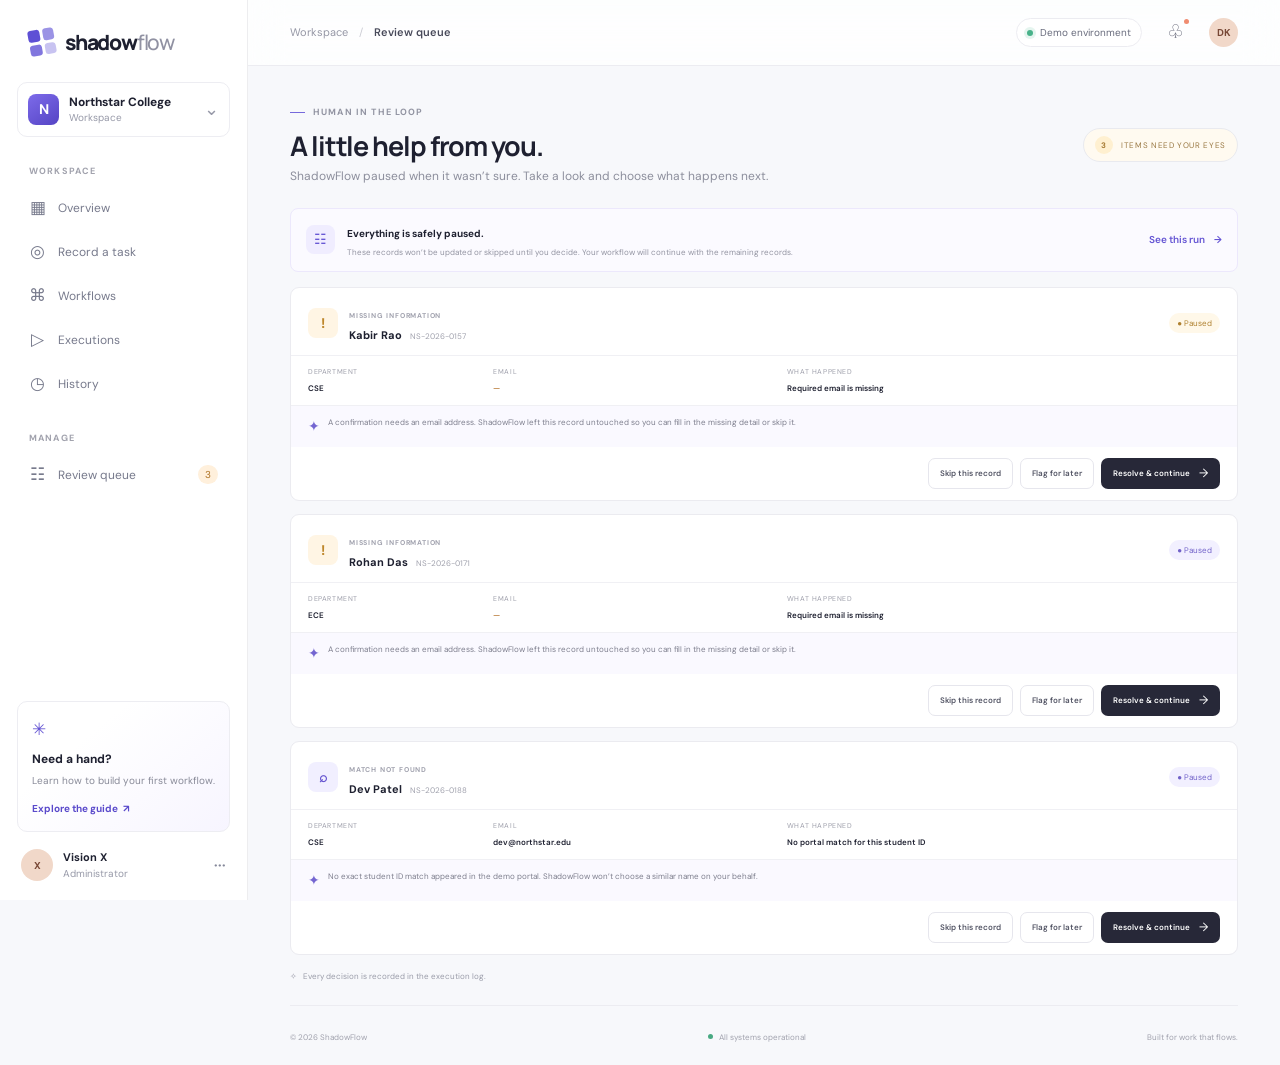
<file: templates/review.html>
<!doctype html>
<html lang="en">

<head>
  <meta charset="utf-8">
  <meta name="viewport" content="width=device-width, initial-scale=1">
  <meta name="theme-color" content="#f7f8fb">
  <title>Review queue · ShadowFlow</title>
  <link rel="preconnect" href="https://fonts.googleapis.com">
  <link rel="preconnect" href="https://fonts.gstatic.com" crossorigin>
  <link
    href="https://fonts.googleapis.com/css2?family=DM+Sans:wght@400;500;600;700&family=Manrope:wght@400;500;600;700;800&display=swap"
    rel="stylesheet">
  <link rel="stylesheet" href="/static/css/app.css">
  
</head>

<body>
  <div class="app-shell">
    <aside class="sidebar" id="sidebar">
      <a class="brand" href="/templates/dashboard.html"><span
          class="brand-mark"><i></i><i></i><i></i><i></i></span><span>shadow<span
            class="brand-light">flow</span></span></a>
      <div class="workspace-switch">
        <div class="workspace-avatar">N</div>
        <div class="workspace-copy"><b>Northstar College</b><small>Workspace</small></div><span class="chevron">⌄</span>
      </div>
      <div class="nav-label">WORKSPACE</div>
      <nav class="nav-list">
        <a class="nav-link " href="/templates/dashboard.html"><span
            class="nav-icon">▦</span>Overview</a>
        <a class="nav-link " href="/templates/record.html"><span
            class="nav-icon">◎</span>Record a task</a>
        <a class="nav-link " href="/templates/workflow_builder.html"><span
            class="nav-icon">⌘</span>Workflows</a>
        <a class="nav-link " href="/templates/execution.html"><span
            class="nav-icon">▷</span>Executions</a>
        <a class="nav-link " href="/templates/history.html"><span
            class="nav-icon">◷</span>History</a>
      </nav>
      <div class="nav-label nav-label-spaced">MANAGE</div>
      <a class="nav-link" href="/templates/review.html"><span class="nav-icon">☷</span>Review queue<span
          class="nav-count">3</span></a>
      <div class="sidebar-bottom">
        <div class="help-card"><span class="help-spark">✳</span><b>Need a hand?</b>
          <p>Learn how to build your first workflow.</p><a href="/templates/workflow_builder.html">Explore the guide
            <span>↗</span></a>
        </div>
        <div class="profile">
          <div class="profile-avatar">X</div>
          <div class="profile-info"><b>Vision X</b><small>Administrator</small></div><span class="dots">···</span>
        </div>
      </div>
    </aside>
    <main class="main-area">
      <header class="topbar"><button class="mobile-menu" id="mobileMenu" aria-label="Toggle navigation">☰</button>
        <div class="breadcrumbs"><span>Workspace</span><span class="crumb-slash">/</span><b>Review queue</b></div>
        <div class="top-actions"><span class="environment"><i></i> Demo environment</span><button class="icon-button"
            aria-label="Notifications">♧<b class="notification-dot"></b></button>
          <div class="top-avatar">DK</div>
        </div>
      </header>
      <div class="page-content"><section class="page-heading-row">
    <div>
        <div class="eyebrow"><span class="eyebrow-line"></span> HUMAN IN THE LOOP</div>
        <h1>A little help from you.</h1>
        <p class="page-subtitle">ShadowFlow paused when it wasn’t sure. Take a look and choose what happens next.</p>
    </div><span class="review-count-pill"><span>3</span> ITEMS NEED YOUR EYES</span>
</section>
<div class="review-summary">
    <div class="review-summary-icon">☷</div>
    <div><b>Everything is safely paused.</b>
        <p>These records won’t be updated or skipped until you decide. Your workflow will continue with the remaining
            records.</p>
    </div><a href="/templates/execution.html" class="text-link">See this run <span>→</span></a>
</div>
<div class="review-list"><article class="review-card">
        <div class="review-card-head">
            <div
                class="review-alert-icon alert-warn">
                !</div>
            <div class="review-card-title">
                <div><span class="review-type">MISSING INFORMATION</span>
                    <h3>Kabir Rao <span>NS-2026-0157</span></h3>
                </div><span class="review-paused">● Paused</span>
            </div>
        </div>
        <div class="review-details">
            <div><small>DEPARTMENT</small><b>CSE</b></div>
            <div><small>EMAIL</small><b class="missing-value">—</b>
            </div>
            <div><small>WHAT HAPPENED</small><b>Required email is missing</b></div>
        </div>
        <div class="review-explanation"><span>✦</span>
            <p>A confirmation needs an email address. ShadowFlow left this record
                untouched so you can fill in the missing detail or skip it.</p>
        </div>
        <div class="review-card-actions"><button class="button button-outline"
                data-toast="Record skipped. The workflow will continue safely.">Skip this record</button><button
                class="button button-outline" data-toast="Record marked for follow-up.">Flag for later</button><button
                class="button button-dark" data-toast="Review saved. The workflow can resume.">Resolve & continue
                <span>→</span></button></div>
    </article><article class="review-card">
        <div class="review-card-head">
            <div
                class="review-alert-icon alert-warn">
                !</div>
            <div class="review-card-title">
                <div><span class="review-type">MISSING INFORMATION</span>
                    <h3>Rohan Das <span>NS-2026-0171</span></h3>
                </div><span class="review-paused">● Paused</span>
            </div>
        </div>
        <div class="review-details">
            <div><small>DEPARTMENT</small><b>ECE</b></div>
            <div><small>EMAIL</small><b class="missing-value">—</b>
            </div>
            <div><small>WHAT HAPPENED</small><b>Required email is missing</b></div>
        </div>
        <div class="review-explanation"><span>✦</span>
            <p>A confirmation needs an email address. ShadowFlow left this record
                untouched so you can fill in the missing detail or skip it.</p>
        </div>
        <div class="review-card-actions"><button class="button button-outline"
                data-toast="Record skipped. The workflow will continue safely.">Skip this record</button><button
                class="button button-outline" data-toast="Record marked for follow-up.">Flag for later</button><button
                class="button button-dark" data-toast="Review saved. The workflow can resume.">Resolve & continue
                <span>→</span></button></div>
    </article><article class="review-card">
        <div class="review-card-head">
            <div
                class="review-alert-icon alert-violet">
                ⌕</div>
            <div class="review-card-title">
                <div><span class="review-type">MATCH
                        NOT FOUND</span>
                    <h3>Dev Patel <span>NS-2026-0188</span></h3>
                </div><span class="review-paused">● Paused</span>
            </div>
        </div>
        <div class="review-details">
            <div><small>DEPARTMENT</small><b>CSE</b></div>
            <div><small>EMAIL</small><b class="">dev@northstar.edu</b>
            </div>
            <div><small>WHAT HAPPENED</small><b>No portal match for this student ID</b></div>
        </div>
        <div class="review-explanation"><span>✦</span>
            <p>No exact student ID match appeared
                in the demo portal. ShadowFlow won’t choose a similar name on your behalf.</p>
        </div>
        <div class="review-card-actions"><button class="button button-outline"
                data-toast="Record skipped. The workflow will continue safely.">Skip this record</button><button
                class="button button-outline" data-toast="Record marked for follow-up.">Flag for later</button><button
                class="button button-dark" data-toast="Review saved. The workflow can resume.">Resolve & continue
                <span>→</span></button></div>
    </article></div>
<div class="review-footnote">✧ &nbsp; Every decision is recorded in the execution log.</div><footer class="site-footer"><span>© 2026
            ShadowFlow</span><span><i class="status-pulse"></i> All systems operational</span><span>Built for work that
            flows.</span></footer>
      </div>
    </main>
  </div>
  <div class="toast" id="toast"></div>
  <script src="/static/js/app.js"></script>
  
</body>

</html>
</file>
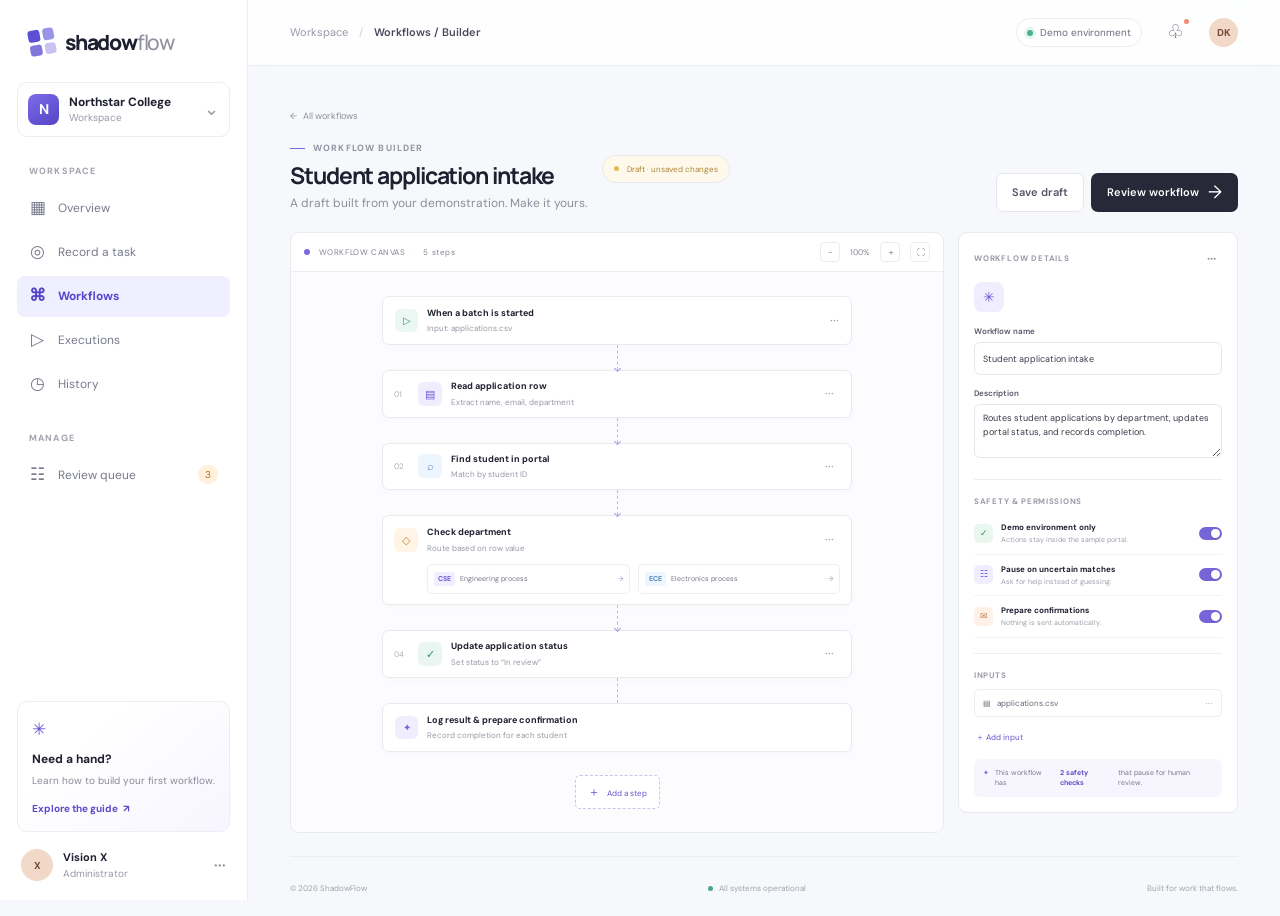
<file: templates/workflow_builder.html>
<!doctype html>
<html lang="en">

<head>
  <meta charset="utf-8">
  <meta name="viewport" content="width=device-width, initial-scale=1">
  <meta name="theme-color" content="#f7f8fb">
  <title>Workflow builder · ShadowFlow</title>
  <link rel="preconnect" href="https://fonts.googleapis.com">
  <link rel="preconnect" href="https://fonts.gstatic.com" crossorigin>
  <link
    href="https://fonts.googleapis.com/css2?family=DM+Sans:wght@400;500;600;700&family=Manrope:wght@400;500;600;700;800&display=swap"
    rel="stylesheet">
  <link rel="stylesheet" href="/static/css/app.css">
  
</head>

<body>
  <div class="app-shell">
    <aside class="sidebar" id="sidebar">
      <a class="brand" href="/templates/dashboard.html"><span
          class="brand-mark"><i></i><i></i><i></i><i></i></span><span>shadow<span
            class="brand-light">flow</span></span></a>
      <div class="workspace-switch">
        <div class="workspace-avatar">N</div>
        <div class="workspace-copy"><b>Northstar College</b><small>Workspace</small></div><span class="chevron">⌄</span>
      </div>
      <div class="nav-label">WORKSPACE</div>
      <nav class="nav-list">
        <a class="nav-link " href="/templates/dashboard.html"><span
            class="nav-icon">▦</span>Overview</a>
        <a class="nav-link " href="/templates/record.html"><span
            class="nav-icon">◎</span>Record a task</a>
        <a class="nav-link active" href="/templates/workflow_builder.html"><span
            class="nav-icon">⌘</span>Workflows</a>
        <a class="nav-link " href="/templates/execution.html"><span
            class="nav-icon">▷</span>Executions</a>
        <a class="nav-link " href="/templates/history.html"><span
            class="nav-icon">◷</span>History</a>
      </nav>
      <div class="nav-label nav-label-spaced">MANAGE</div>
      <a class="nav-link" href="/templates/review.html"><span class="nav-icon">☷</span>Review queue<span
          class="nav-count">3</span></a>
      <div class="sidebar-bottom">
        <div class="help-card"><span class="help-spark">✳</span><b>Need a hand?</b>
          <p>Learn how to build your first workflow.</p><a href="/templates/workflow_builder.html">Explore the guide
            <span>↗</span></a>
        </div>
        <div class="profile">
          <div class="profile-avatar">X</div>
          <div class="profile-info"><b>Vision X</b><small>Administrator</small></div><span class="dots">···</span>
        </div>
      </div>
    </aside>
    <main class="main-area">
      <header class="topbar"><button class="mobile-menu" id="mobileMenu" aria-label="Toggle navigation">☰</button>
        <div class="breadcrumbs"><span>Workspace</span><span class="crumb-slash">/</span><b>Workflows / Builder</b></div>
        <div class="top-actions"><span class="environment"><i></i> Demo environment</span><button class="icon-button"
            aria-label="Notifications">♧<b class="notification-dot"></b></button>
          <div class="top-avatar">DK</div>
        </div>
      </header>
      <div class="page-content"><section class="builder-header">
    <div><a class="back-link" href="/templates/dashboard.html">← &nbsp; All workflows</a>
        <div class="builder-title-line">
            <div>
                <div class="eyebrow"><span class="eyebrow-line"></span> WORKFLOW BUILDER</div>
                <h1>Student application intake</h1>
                <p class="page-subtitle">A draft built from your demonstration. Make it yours.</p>
            </div><span class="draft-pill"><i></i> Draft · unsaved changes</span>
        </div>
    </div>
    <div class="builder-actions"><button class="button button-outline" data-toast="Changes saved as a draft">Save
            draft</button><a class="button button-dark" href="/templates/review.html">Review workflow
            <span>→</span></a></div>
</section>
<div class="builder-layout">
    <section class="builder-canvas">
        <div class="canvas-toolbar">
            <div><span class="canvas-dot"></span> WORKFLOW CANVAS <span class="canvas-separator">·</span> 5 steps</div>
            <div class="canvas-tools"><button aria-label="Zoom out">−</button><span>100%</span><button
                    aria-label="Zoom in">＋</button><button aria-label="Fit">⛶</button></div>
        </div>
        <div class="flow-canvas">
            <div class="flow-start"><span class="start-icon">▷</span>
                <div><b>When a batch is started</b><small>Input: applications.csv</small></div><span
                    class="start-edit">···</span>
            </div>
            <div class="flow-connector"><i></i></div>
            <div class="flow-node"><span class="node-number">01</span><span class="node-icon node-purple">▤</span>
                <div><b>Read application row</b><small>Extract name, email, department</small></div><button
                    class="node-menu">···</button>
            </div>
            <div class="flow-connector"><i></i></div>
            <div class="flow-node"><span class="node-number">02</span><span class="node-icon node-blue">⌕</span>
                <div><b>Find student in portal</b><small>Match by student ID</small></div><button
                    class="node-menu">···</button>
            </div>
            <div class="flow-connector branch-connector"><i></i></div>
            <div class="condition-node">
                <div class="condition-head"><span class="node-icon node-orange">◇</span>
                    <div><b>Check department</b><small>Route based on row value</small></div><button
                        class="node-menu">···</button>
                </div>
                <div class="condition-branches">
                    <div><span class="branch-tag">CSE</span><span>Engineering process</span><span
                            class="branch-arrow">→</span></div>
                    <div><span class="branch-tag branch-tag-blue">ECE</span><span>Electronics process</span><span
                            class="branch-arrow">→</span></div>
                </div>
            </div>
            <div class="flow-connector"><i></i></div>
            <div class="flow-node"><span class="node-number">04</span><span class="node-icon node-green">✓</span>
                <div><b>Update application status</b><small>Set status to “In review”</small></div><button
                    class="node-menu">···</button>
            </div>
            <div class="flow-connector"></div>
            <div class="flow-end"><span class="end-icon">✦</span>
                <div><b>Log result & prepare confirmation</b><small>Record completion for each student</small></div>
            </div><button class="add-step" data-toast="Step picker opened"><span>＋</span> Add a step</button>
        </div>
    </section>
    <aside class="builder-inspector">
        <div class="inspector-top"><span>WORKFLOW DETAILS</span><button class="node-menu">···</button></div>
        <div class="inspector-icon">✳</div><label class="field-label">Workflow name</label><input class="text-field"
            value="Student application intake"><label class="field-label field-gap">Description</label><textarea
            class="text-field textarea small-textarea">Routes student applications by department, updates portal status, and records completion.</textarea>
        <div class="inspector-rule"></div>
        <div class="inspector-section-title">SAFETY & PERMISSIONS</div>
        <div class="permission-item"><span class="permission-icon green">✓</span>
            <div><b>Demo environment only</b><small>Actions stay inside the sample portal.</small></div><span
                class="toggle on"></span>
        </div>
        <div class="permission-item"><span class="permission-icon violet">☷</span>
            <div><b>Pause on uncertain matches</b><small>Ask for help instead of guessing.</small></div><span
                class="toggle on"></span>
        </div>
        <div class="permission-item"><span class="permission-icon peach">✉</span>
            <div><b>Prepare confirmations</b><small>Nothing is sent automatically.</small></div><span
                class="toggle on"></span>
        </div>
        <div class="inspector-rule"></div>
        <div class="inspector-section-title">INPUTS</div>
        <div class="input-chip">▤ &nbsp; applications.csv <span>⋯</span></div><button class="add-input"
            data-toast="Add an input file">＋ Add input</button>
        <div class="canvas-note"><span>✦</span> This workflow has <b>2 safety checks</b> that pause for human review.
        </div>
    </aside>
</div>
<footer class="site-footer"><span>© 2026
            ShadowFlow</span><span><i class="status-pulse"></i> All systems operational</span><span>Built for work that
            flows.</span></footer>
      </div>
    </main>
  </div>
  <div class="toast" id="toast"></div>
  <script src="/static/js/app.js"></script>
  
</body>

</html>
</file>
<file: static/css/intro.css>
:root{--ink:#212235;--muted:#9495a6;--purple:#8b7afa;--font:'DM Sans',sans-serif;--display:'Manrope','DM Sans',sans-serif}*{box-sizing:border-box}html{scroll-behavior:smooth;scroll-padding-top:70px}body{margin:0;background:#10111c;color:#fff;font:14px/1.5 var(--font);-webkit-font-smoothing:antialiased}a{color:inherit;text-decoration:none}.intro-nav{height:70px;position:absolute;z-index:10;top:0;left:0;right:0;padding:0 7.4%;display:flex;align-items:center;border-bottom:1px solid #ffffff12;background:#12131e99;backdrop-filter:blur(16px)}.intro-brand{font:800 19px var(--display);letter-spacing:-1.1px;display:flex;align-items:center;gap:9px}.intro-brand>span:last-child{font-weight:500;color:#a3a1bc;margin-left:-8px}.brand-mark{width:23px;height:23px;display:grid;grid-template-columns:1fr 1fr;gap:2px;transform:rotate(-10deg)}.brand-mark i{display:block;background:#9c8cff;border-radius:3px}.brand-mark i:nth-child(2){opacity:.62}.brand-mark i:nth-child(3){opacity:.78}.brand-mark i:nth-child(4){opacity:.34}.intro-nav nav{display:flex;gap:31px;margin:auto;font-size:10px;color:#c3c2d0}.intro-nav nav a{transition:color .2s}.intro-nav nav a:hover{color:white}.nav-cta{border:1px solid #ffffff30;padding:9px 13px;border-radius:5px;font-size:9px;font-weight:600;transition:background .2s}.nav-cta:hover{background:#ffffff15}.nav-cta span{color:#b8a9ff;margin-left:10px}.intro-hero{min-height:750px;height:100vh;max-height:1000px;position:relative;overflow:hidden;display:flex;align-items:center;padding:70px 7.4% 38px;background:radial-gradient(ellipse at 78% 51%,#282348 0,#171827 40%,#10111c 77%)}.intro-hero:before{content:'';position:absolute;inset:0;background:linear-gradient(90deg,#10111c 0%,#10111cdd 35%,#10111c1a 100%);z-index:0}.intro-hero:after{content:'';position:absolute;inset:0;opacity:.1;pointer-events:none;background-image:url("data:image/svg+xml,%3Csvg viewBox='0 0 180 180' xmlns='http://www.w3.org/2000/svg'%3E%3Cfilter id='n'%3E%3CfeTurbulence type='fractalNoise' baseFrequency='.8' numOctaves='3' stitchTiles='stitch'/%3E%3C/filter%3E%3Crect width='100%25' height='100%25' filter='url(%23n)' opacity='.36'/%3E%3C/svg%3E")}.hero-halo{position:absolute;width:510px;height:510px;right:8%;top:18%;background:#6f5bdc;filter:blur(160px);opacity:.18;border-radius:50%;animation:halo 8s ease-in-out infinite alternate}.hero-copy{position:relative;z-index:2;width:44%;max-width:570px;margin-top:-7px}.hero-eyebrow,.section-eyebrow{font-size:9px;letter-spacing:1.3px;color:#b6b2d3;font-weight:700;display:flex;gap:9px;align-items:center}.hero-eyebrow i,.section-eyebrow i{width:6px;height:6px;border-radius:50%;background:#82d6b4;box-shadow:0 0 0 4px #82d6b422}.hero-copy h1{font:700 clamp(45px,6vw,79px)/1.03 var(--display);letter-spacing:-4px;margin:23px 0 18px}.hero-copy h1 span{color:#ac9dff}.hero-copy>p{color:#b7b8c8;font-size:14px;line-height:1.8;max-width:400px}.hero-ctas{display:flex;gap:18px;align-items:center;margin-top:27px}.primary-cta{background:#f4f1ff;color:#27243f;display:inline-flex;align-items:center;gap:25px;padding:13px 16px;border-radius:5px;font-size:10px;font-weight:700;transition:transform .2s,box-shadow .2s}.primary-cta:hover{transform:translateY(-2px);box-shadow:0 9px 25px #09081050}.primary-cta span{font-size:14px;color:#6653ce}.secondary-cta{font-size:9px;color:#c4c1d4}.secondary-cta span{margin-left:7px;color:#a89bff}.hero-footnote{display:flex;align-items:center;gap:9px;color:#9899ac;font-size:9px;margin-top:29px}.footnote-check{width:17px;height:17px;display:grid;place-items:center;border:1px solid #63bb9b;border-radius:50%;font-size:10px;color:#82d2b1}.hero-visual{position:absolute;width:55%;right:3%;height:72%;top:16%;display:grid;place-items:center;perspective:1200px}.visual-orbit{position:absolute;width:min(44vw,600px);aspect-ratio:1;border:1px solid #c1b6ff14;border-radius:50%;animation:rotate 65s linear infinite}.visual-orbit:before,.visual-orbit:after{content:'';position:absolute;width:6px;height:6px;border-radius:50%;background:#b3a6ff;box-shadow:0 0 15px 4px #917afb80;top:18%;left:18%}.visual-orbit:after{width:4px;height:4px;top:auto;left:auto;right:13%;bottom:24%;background:#81d4b1;box-shadow:0 0 13px 4px #81d4b166}.orbit-inner{width:min(34vw,465px);animation-duration:49s;animation-direction:reverse;border-style:dashed;opacity:.7}.hero-window{position:relative;z-index:2;width:min(40vw,565px);aspect-ratio:1.31;border:1px solid #ffffff3a;background:#f8f8fc;border-radius:12px;overflow:hidden;box-shadow:0 30px 90px #05050e99,0 1px 0 #fff8 inset;transform:rotateY(-8deg) rotateX(3deg);animation:window-float 7s ease-in-out infinite}.window-bar{height:43px;background:#fff;border-bottom:1px solid #ececf3;display:flex;align-items:center;padding:0 15px;justify-content:space-between}.window-bar>span:first-child{display:flex;gap:5px}.window-bar>span:first-child i{width:7px;height:7px;border-radius:50%;background:#e9a18f}.window-bar>span:first-child i:nth-child(2){background:#e7c578}.window-bar>span:first-child i:nth-child(3){background:#86c6a8}.window-bar small{color:#858697;font-size:9px}.window-lock{font-size:7px!important;color:#648f7e!important;background:#eaf7f1;border-radius:10px;padding:4px 8px;letter-spacing:.5px}.window-inner{height:calc(100% - 43px);display:flex;color:#313247}.window-sidebar{width:20%;background:#fbfbfd;border-right:1px solid #eeeef3;padding:24px 13px;display:flex;flex-direction:column;gap:19px;position:relative}.window-sidebar b{font-size:9px;color:#5b5b6f;white-space:nowrap;margin-bottom:4px}.window-sidebar>span{height:5px;width:70%;border-radius:4px;background:#e8e8ef}.window-sidebar .side-active{width:100%;height:19px;border-radius:4px;background:#efedff;position:relative}.side-active:after{content:'';position:absolute;left:7px;top:7px;width:45%;height:4px;background:#998be7;border-radius:4px}.window-screen{flex:1;padding:25px 5%}.window-greeting{font:700 clamp(12px,1.4vw,18px) var(--display);letter-spacing:-.4px}.window-greeting i{color:#e5ad5b;font-style:normal}.window-sub{color:#9b9caa;font-size:7px;letter-spacing:1px;margin-top:5px}.window-metrics{display:grid;grid-template-columns:repeat(3,1fr);gap:8px;margin:17px 0}.window-metrics span{background:#fff;border:1px solid #eeeef3;border-radius:6px;padding:9px}.window-metrics small{display:block;font-size:5px;color:#9697a5;letter-spacing:.5px}.window-metrics b{font:700 17px var(--display);display:block;margin-top:4px}.window-table{border:1px solid #eeeef3;border-radius:5px;overflow:hidden;background:#fff}.window-table>div{height:29px;border-bottom:1px solid #f1f1f4;display:grid;grid-template-columns:1.3fr .7fr .7fr;align-items:center;padding:0 9px;font-size:7px;color:#6c6d7c}.window-table>div:last-child{border:0}.window-table>div:first-child{background:#fcfcfe;height:24px;font-size:5px;color:#9b9ca8;letter-spacing:.6px}.window-table i{font-size:6px;font-style:normal;color:#b88935;background:#fff7e7;padding:3px 5px;border-radius:8px;width:max-content}.window-action{display:flex;justify-content:space-between;align-items:center;background:#f1efff;color:#6656cb;border-radius:5px;margin-top:12px;padding:9px 11px;font-size:7px;font-weight:600}.window-action span{font-size:12px}.cursor-pointer{position:absolute;z-index:4;right:18%;bottom:29%;width:21px;height:25px;transform:rotate(-22deg);filter:drop-shadow(1px 2px 2px #1117);animation:cursor-move 3s ease-in-out infinite}.cursor-pointer:before{content:'';position:absolute;border-left:10px solid #9284ff;border-top:18px solid transparent;border-bottom:3px solid transparent}.cursor-pointer span{position:absolute;width:6px;height:6px;border:1px solid #e0dcff;left:9px;top:17px;transform:rotate(-12deg)}.float-note{position:absolute;z-index:5;display:flex;align-items:center;gap:9px;background:#fffffff2;color:#292a3e;padding:10px 12px;border:1px solid #ffffffb0;border-radius:8px;box-shadow:0 16px 35px #07071355;animation:note-float 5s ease-in-out infinite}.float-note b{font-size:9px;display:block}.float-note small{font-size:7px;display:block;color:#9293a0;margin-top:2px}.float-note>i{font-style:normal;color:#43a47e;font-size:11px}.note-icon{width:26px;height:26px;border-radius:7px;display:grid;place-items:center}.observe-icon{background:#f0edff;color:#6755d0}.learn-icon{background:#e8f7f0;color:#328c70}.note-observe{left:1%;top:27%}.note-learn{right:0;bottom:25%;animation-delay:-2.3s}.hero-loop{position:absolute;bottom:5%;left:15%;font-size:7px;letter-spacing:1.1px;color:#a6a4c1;display:flex;align-items:center;gap:8px}.hero-loop span{width:18px;height:1px;background:#8c7aed}.scroll-cue{position:absolute;bottom:25px;left:50%;transform:translateX(-50%);display:flex;align-items:center;gap:9px;font-size:7px;letter-spacing:1px;color:#9293a7}.scroll-cue>b{color:#b9adff;font-size:12px}.scroll-mouse{height:19px;width:12px;border:1px solid #74748d;border-radius:8px;display:flex;justify-content:center;padding-top:3px}.scroll-mouse i{height:4px;width:2px;background:#a89bf5;border-radius:2px;animation:scroll-dot 1.4s ease-in-out infinite}.story-section{background:#f8f8fc;color:#222337;padding:112px 7.4% 105px;position:relative}.story-heading{max-width:560px;margin-bottom:56px}.story-heading .section-eyebrow,.values-section .section-eyebrow{color:#79798c}.story-heading .section-eyebrow i,.values-section .section-eyebrow i{background:#6c5bd1;box-shadow:0 0 0 4px #6c5bd11c}.story-heading h2,.values-section>h2{font:700 clamp(34px,4vw,51px)/1.15 var(--display);letter-spacing:-2.2px;margin:17px 0 11px}.story-heading>p,.values-intro{font-size:12px;color:#818293;max-width:435px;line-height:1.75}.story-layout{display:grid;grid-template-columns:.78fr 1.22fr;gap:9%;align-items:start}.story-steps{padding:2px 0}.story-step{min-height:59vh;padding:22px 22px 20px 0;border-top:1px solid #e4e4eb;opacity:.36;transition:opacity .5s;display:flex;flex-direction:column;justify-content:center}.story-step.active{opacity:1}.story-number{font-size:8px;letter-spacing:1px;color:#8f80e5;font-weight:700}.story-step h3{font:700 22px var(--display);letter-spacing:-.6px;margin:13px 0 8px}.story-step p{font-size:11px;line-height:1.8;color:#818292;max-width:315px;margin:0}.step-tag{font-size:7px;letter-spacing:1px;color:#858598;margin-top:21px;display:flex;gap:7px;align-items:center}.step-tag i{width:5px;height:5px;border-radius:50%;background:#62b997}.video-sticky{position:sticky;top:12vh;margin-top:0}.video-frame{position:relative;background:#10111c;aspect-ratio:16/9;border-radius:10px;overflow:hidden;box-shadow:0 25px 60px #1a19331c}.video-frame:after{content:'';pointer-events:none;position:absolute;inset:0;border:1px solid #ffffff18;border-radius:inherit;z-index:2}.video-frame canvas{display:block;width:100%;height:100%}.video-title{position:absolute;left:5%;top:7%;display:flex;flex-direction:column;gap:6px;color:white}.video-title span{font-size:6px;letter-spacing:1.15px;color:#afabc9}.video-title b{font:600 clamp(12px,1.45vw,18px) var(--display);letter-spacing:-.3px}.video-controls{position:absolute;left:4%;right:4%;bottom:5%;height:27px;z-index:3;display:flex;align-items:center;gap:9px;color:#c9c6dc;font-size:7px}.video-play{width:18px;height:18px;display:grid;place-items:center;border-radius:50%;background:#ffffff1a;font-size:7px}.video-progress{height:2px;background:#ffffff45;flex:1;border-radius:3px}.video-progress i{height:100%;width:0;display:block;background:#a99aff;border-radius:3px;transition:width .15s}.video-hd{border:1px solid #ffffff50;border-radius:3px;padding:2px 4px;font-size:6px;letter-spacing:.5px}.video-caption-bottom{display:flex;justify-content:space-between;padding:11px 1px;color:#9293a1;font-size:7px;letter-spacing:.4px}.video-caption-bottom span:first-child{display:flex;align-items:center;gap:6px}.video-caption-bottom i{height:5px;width:5px;border-radius:50%;background:#72c9a3}.values-section{background:#fff;padding:103px 7.4% 88px;color:#222337}.values-section>h2{margin-bottom:7px}.values-intro{margin:0}.value-cards{display:grid;grid-template-columns:repeat(3,1fr);gap:12px;margin-top:33px}.value-cards article{border:1px solid #ececf2;border-radius:8px;padding:19px 17px;min-height:130px}.value-icon{width:28px;height:28px;border-radius:7px;display:grid;place-items:center;font-size:13px;margin-bottom:13px}.value-violet{background:#f0edff;color:#6656d1}.value-mint{background:#eaf7f1;color:#368f72}.value-peach{background:#fff0e7;color:#bd7b53}.value-cards b{display:block;font-size:11px}.value-cards p{font-size:9px;color:#898a99;line-height:1.6;margin:5px 0 0}.final-cta{margin-top:68px;min-height:200px;border-radius:10px;padding:34px 39px;background:linear-gradient(110deg,#25243d,#38335f);color:white;display:flex;align-items:center;justify-content:space-between;position:relative;overflow:hidden}.final-cta .section-eyebrow{color:#c0bdd8;font-size:8px}.final-cta .section-eyebrow i{background:#76d2ae;box-shadow:0 0 0 4px #76d2ae20}.final-cta h2{font:700 25px/1.25 var(--display);letter-spacing:-.8px;margin:11px 0 0;position:relative;z-index:2}.final-cta>.primary-cta{position:relative;z-index:2}.cta-orbit{position:absolute;width:270px;height:270px;border:1px solid #c6bfff1e;border-radius:50%;right:12%;top:-125px;box-shadow:0 0 0 32px #beb2ff08,0 0 0 66px #beb2ff06}.intro-footer{padding:20px 7.4%;min-height:76px;background:#11121d;display:flex;align-items:center;justify-content:space-between;color:#9293a3}.intro-footer .intro-brand{font-size:15px;color:#fff}.intro-footer .brand-mark{width:19px;height:19px}.intro-footer .intro-brand>span:last-child{color:#a3a1bc}.intro-footer>span{font-size:8px}.intro-footer>a:last-child{font-size:8px;color:#b0a5f5}@keyframes rotate{to{transform:rotate(360deg)}}@keyframes halo{to{opacity:.26;transform:scale(1.12) translate(-10px,10px)}}@keyframes window-float{0%,100%{transform:translateY(0) rotateY(-8deg) rotateX(3deg)}50%{transform:translateY(-8px) rotateY(-6deg) rotateX(2deg)}}@keyframes note-float{0%,100%{transform:translateY(0)}50%{transform:translateY(-7px)}}@keyframes cursor-move{0%,100%{translate:0 0}50%{translate:-9px 7px}}@keyframes scroll-dot{0%,100%{transform:translateY(0);opacity:1}80%{transform:translateY(6px);opacity:.2}}@media(max-width:1000px){.intro-hero{padding-left:5%;padding-right:5%}.intro-nav{padding:0 5%}.hero-copy{width:47%}.hero-visual{right:1%;width:55%}.hero-window{width:min(45vw,565px)}.story-section,.values-section{padding-left:5%;padding-right:5%}.story-layout{gap:5%}}@media(max-width:700px){.intro-nav{height:60px;padding:0 18px}.intro-nav nav{display:none}.nav-cta{margin-left:auto}.intro-hero{height:auto;min-height:880px;max-height:none;align-items:flex-start;padding:138px 22px 65px}.intro-hero:before{background:linear-gradient(180deg,#10111c 0%,#10111ce8 42%,#10111c22 100%)}.hero-copy{width:100%;max-width:520px}.hero-copy h1{font-size:53px;letter-spacing:-2.8px;margin:17px 0 12px}.hero-copy>p{font-size:12px;max-width:400px}.hero-ctas{gap:12px;flex-wrap:wrap;margin-top:19px}.hero-visual{width:100%;height:385px;top:auto;bottom:73px;right:0}.hero-window{width:78%;transform:rotateY(-4deg) rotateX(2deg)}.visual-orbit{width:85vw}.orbit-inner{width:67vw}.note-observe{left:4%;top:12%}.note-learn{right:2%;bottom:10%}.hero-loop{bottom:4%;left:11%;font-size:6px}.cursor-pointer{right:25%;bottom:35%}.scroll-cue{bottom:18px;white-space:nowrap}.story-section,.values-section{padding:77px 22px}.story-heading{margin-bottom:25px}.story-heading h2,.values-section>h2{font-size:35px;letter-spacing:-1.4px}.story-layout{display:flex;flex-direction:column;gap:5px}.story-steps{display:contents}.story-step{order:2;min-height:0;padding:18px 0 20px;display:none}.story-step.active{display:flex}.video-sticky{order:1;position:sticky;top:8px;z-index:5;width:100%;margin:0 0 12px}.video-frame{border-radius:7px}.video-caption-bottom{font-size:6px}.story-step h3{font-size:19px;margin:8px 0 5px}.story-step p{font-size:10px}.step-tag{margin-top:12px}.story-layout{min-height:250vh;position:relative}.video-sticky{align-self:flex-start}.story-step{position:absolute;top:calc(44vh + var(--step-index, 0)*58vh);left:0;right:0}.story-step[data-step="0"]{--step-index:0}.story-step[data-step="1"]{--step-index:1}.story-step[data-step="2"]{--step-index:2}.story-step[data-step="3"]{--step-index:3}.value-cards{grid-template-columns:1fr;gap:8px}.value-cards article{min-height:auto;padding:14px}.value-icon{margin-bottom:8px}.final-cta{margin-top:45px;padding:24px 20px;align-items:flex-start;gap:20px;flex-direction:column;min-height:205px}.final-cta h2{font-size:22px}.cta-orbit{right:-65px;top:-115px}.intro-footer{padding:18px 22px;gap:10px;flex-wrap:wrap}.intro-footer>span{display:none}}@media(prefers-reduced-motion:reduce){*,*::before,*::after{scroll-behavior:auto!important;animation-duration:.01ms!important;animation-iteration-count:1!important;transition-duration:.01ms!important}}
</file>
<file: static/css/app.css>
:root{--ink:#1e2030;--muted:#85889a;--line:#ececf2;--paper:#fff;--bg:#f7f8fb;--purple:#6553d9;--lav:#edeaff;--green:#27866b;--font:'DM Sans',sans-serif;--display:'Manrope','DM Sans',sans-serif}*{box-sizing:border-box}html{scroll-behavior:smooth}body{margin:0;background:var(--bg);color:var(--ink);font:14px/1.5 var(--font);-webkit-font-smoothing:antialiased}a{color:inherit;text-decoration:none}button,input,textarea{font:inherit}button{cursor:pointer}.app-shell{min-height:100vh}.sidebar{position:fixed;inset:0 auto 0 0;width:248px;padding:28px 17px 16px;background:#fff;border-right:1px solid #ededef;display:flex;flex-direction:column;z-index:20}.brand{font:800 21px var(--display);letter-spacing:-1.2px;display:flex;align-items:center;gap:10px;padding:0 12px 26px}.brand-light{font-weight:500;color:#9091a2}.brand-mark{width:26px;height:26px;display:grid;grid-template-columns:1fr 1fr;gap:3px;transform:rotate(-10deg)}.brand-mark i{display:block;background:#5e50d5;border-radius:3px}.brand-mark i:nth-child(2){opacity:.62}.brand-mark i:nth-child(3){opacity:.78}.brand-mark i:nth-child(4){opacity:.34}.workspace-switch{display:flex;align-items:center;gap:10px;padding:11px 10px;border:1px solid #ededf2;border-radius:10px;margin-bottom:28px}.workspace-avatar{display:grid;place-items:center;width:31px;height:31px;border-radius:8px;color:white;background:linear-gradient(145deg,#7d6bea,#5544c4);font-weight:700}.workspace-copy{display:flex;flex:1;flex-direction:column;line-height:1.4}.workspace-copy b{font-size:12px}.workspace-copy small,.profile-info small{font-size:10px;color:#9799a8}.chevron{font-size:18px;color:#9799a8}.nav-label{font-size:9px;font-weight:700;letter-spacing:1.15px;color:#a1a2ad;padding:0 12px;margin-bottom:9px}.nav-label-spaced{margin-top:27px}.nav-list{display:grid;gap:3px}.nav-link{height:41px;display:flex;align-items:center;gap:12px;padding:0 12px;font-size:12px;color:#777a8c;border-radius:8px;transition:.2s}.nav-link:hover{background:#f7f6ff;color:#5243c5}.nav-link.active{background:#f0efff;color:#5446c9;font-weight:700}.nav-icon{width:17px;text-align:center;font-size:17px;color:inherit}.nav-count{margin-left:auto;padding:2px 7px;border-radius:10px;background:#fff0dc;color:#ad7021;font-size:10px}.sidebar-bottom{margin-top:auto}.help-card{border:1px solid #ededf2;padding:15px 14px 13px;border-radius:10px;background:linear-gradient(140deg,#fff 30%,#f7f5ff)}.help-spark{display:block;color:#6353d3;font-size:17px;margin-bottom:6px}.help-card b{font-size:12px}.help-card p{font-size:10px;line-height:1.5;color:#888a98;margin:4px 0 9px}.help-card a{font-size:10px;color:#5a4acb;font-weight:700}.help-card a span{margin-left:3px}.profile{display:flex;align-items:center;gap:10px;padding:17px 4px 3px}.profile-avatar,.top-avatar{display:grid;place-items:center;border-radius:50%;background:#f1d8c9;color:#774735;font-size:10px;font-weight:700;width:32px;height:32px}.profile-info{display:flex;flex-direction:column;line-height:1.5;flex:1}.profile-info b{font-size:11px}.dots{font-weight:700;color:#85889a}.main-area{margin-left:248px;min-height:100vh}.topbar{height:66px;border-bottom:1px solid #ececf1;background:rgba(255,255,255,.78);display:flex;align-items:center;justify-content:space-between;padding:0 42px;position:sticky;top:0;z-index:10;backdrop-filter:blur(18px)}.breadcrumbs{display:flex;align-items:center;gap:11px;color:#9597a5;font-size:11px}.breadcrumbs b{color:#484a5a;font-weight:600}.crumb-slash{color:#cbccd3}.top-actions{display:flex;align-items:center;gap:19px}.environment{display:flex;gap:7px;align-items:center;color:#686b7c;font-size:10px;border:1px solid #ececf1;padding:6px 10px;border-radius:18px;background:#fff}.environment i,.safe-pill i{width:6px;height:6px;border-radius:50%;background:#49b28a;box-shadow:0 0 0 3px #e5f5ef}.icon-button{position:relative;border:0;background:none;font-size:19px;color:#676a7a}.notification-dot{position:absolute;top:2px;right:1px;width:5px;height:5px;background:#f08c70;border-radius:50%}.top-avatar{width:29px;height:29px}.mobile-menu{display:none}.page-content{max-width:1430px;margin:auto;padding:38px 42px 0}.welcome-row,.page-heading-row{display:flex;justify-content:space-between;align-items:flex-end;gap:20px;margin:2px 0 25px}.eyebrow{color:#9294a2;font-size:9px;letter-spacing:1.15px;font-weight:700;display:flex;align-items:center;gap:8px}.eyebrow-line{width:15px;height:1px;background:#7669dc}.welcome-row h1,.page-heading-row h1,.builder-title-line h1,.execution-heading h1{font:700 27px/1.24 var(--display);letter-spacing:-1.1px;margin:9px 0 5px}.wave{font-size:19px;color:#edb866;vertical-align:3px}.page-subtitle{color:#8c8e9c;font-size:12px;margin:0}.button{height:39px;border-radius:7px;padding:0 15px;display:inline-flex;align-items:center;justify-content:center;gap:9px;font-size:11px;font-weight:600;transition:transform .18s,box-shadow .18s,border-color .18s;border:1px solid transparent}.button:hover{transform:translateY(-1px);box-shadow:0 5px 14px #25203912}.button-dark{background:#272838;color:#fff}.button-dark:hover{background:#39394e}.button-dark>span:first-child{font-size:18px;font-weight:400}.hero-video{height:359px;border-radius:13px;overflow:hidden;position:relative;color:#fff;background:radial-gradient(ellipse at 77% 52%,#343267 0,#22213f 32%,#191a30 69%),linear-gradient(115deg,#1b1b2e,#28234a);box-shadow:0 10px 28px #28234a18;margin:0 0 20px;isolation:isolate}.hero-video:before{content:'';position:absolute;inset:0;background:linear-gradient(100deg,rgba(17,18,32,.94) 0%,rgba(24,24,42,.88) 35%,rgba(35,31,67,.31) 100%);z-index:-1}.hero-grain{position:absolute;inset:0;opacity:.11;background-image:url("data:image/svg+xml,%3Csvg viewBox='0 0 180 180' xmlns='http://www.w3.org/2000/svg'%3E%3Cfilter id='n'%3E%3CfeTurbulence type='fractalNoise' baseFrequency='.85' numOctaves='3' stitchTiles='stitch'/%3E%3C/filter%3E%3Crect width='100%25' height='100%25' filter='url(%23n)' opacity='.38'/%3E%3C/svg%3E");mix-blend-mode:soft-light}.hero-orbit{position:absolute;border:1px solid #aaa2ff16;border-radius:50%;width:680px;height:680px;top:-198px;right:4%;animation:orbit 48s linear infinite}.orbit-two{width:490px;height:490px;top:-100px;right:12%;border-color:#aaa2ff17;animation-direction:reverse;animation-duration:38s}.hero-content{position:absolute;z-index:2;top:41px;left:42px;width:37%}.hero-kicker{font-size:9px;letter-spacing:1.3px;color:#bcb9df;display:flex;align-items:center;gap:8px;font-weight:700}.live-dot{height:6px;width:6px;border-radius:100%;background:#74d8b6;box-shadow:0 0 0 4px #74d8b624;animation:blink 2s infinite}.hero-content h2{font:700 36px/1.08 var(--display);letter-spacing:-1.7px;margin:18px 0 11px}.hero-content h2 span{color:#b4a7ff}.hero-content>p{font-size:11px;color:#b4b5c7;line-height:1.7;max-width:300px;margin-bottom:18px}.hero-link{font-size:10px;color:#fff;font-weight:600;border-bottom:1px solid #ffffff55;padding-bottom:5px}.hero-link span{margin-left:9px;color:#b5a9ff}.hero-stage{position:absolute;right:5%;width:53%;height:100%;top:0;display:flex;align-items:center;justify-content:center;perspective:1000px}.stage-glow{position:absolute;width:370px;height:260px;background:#6d58e2;filter:blur(100px);opacity:.24;right:15%;top:16%;border-radius:50%;animation:glow 8s ease-in-out infinite alternate}.workflow-card{z-index:2;position:relative;width:255px;padding:15px 16px 12px;background:linear-gradient(145deg,#fff,#f8f7ff);color:#28283d;border:1px solid #ffffffb5;border-radius:11px;box-shadow:0 24px 65px #09091d70;transform:rotateY(-9deg) rotateX(2deg);animation:card-float 6s ease-in-out infinite}.wf-card-head{display:flex;align-items:center;gap:9px;border-bottom:1px solid #eeeeF3;padding-bottom:11px;margin-bottom:6px}.wf-icon{width:28px;height:28px;border-radius:8px;display:grid;place-items:center;background:#eeeaff;color:#6555d7;font-size:14px}.wf-card-head b,.wf-step b,.wf-branch b{font-size:10px;display:block}.wf-card-head small,.wf-step small,.wf-branch small{display:block;font-size:8px;color:#9899a8}.wf-menu{margin-left:auto;color:#a2a2af}.wf-step{display:flex;align-items:center;gap:9px;padding:9px 0}.step-icon{width:25px;height:25px;border-radius:7px;display:grid;place-items:center;font-size:11px}.step-ai{color:#6554d5;background:#f0edff}.step-check{color:#2b9874;background:#e9f7f1}.step-done{margin-left:auto;font-size:11px;color:#48a985}.wf-branch{margin:0 0 1px 12px;border-left:1px solid #d7d2f6;padding:0 0 5px 12px;display:flex;gap:7px}.wf-branch>i{width:5px;height:5px;background:#8878ed;border-radius:50%;margin-top:4px}.wf-branch small{margin-top:3px}.wf-branch small span{color:#6152ce;padding:0 3px}.wf-progress{height:3px;background:#efedf8;border-radius:5px;margin:6px 0 9px}.wf-progress span{display:block;width:74%;height:100%;border-radius:5px;background:linear-gradient(90deg,#8271eb,#67c7a4);animation:progress 5s ease-in-out infinite alternate}.wf-running{font-size:8px;color:#77788b;display:flex;align-items:center;gap:6px}.wf-running i{width:5px;height:5px;border-radius:50%;background:#49bb91;box-shadow:0 0 0 3px #49bb9124}.wf-running b{margin-left:auto;color:#55566b;font-size:8px}.floating-chip{position:absolute;z-index:3;display:flex;align-items:center;gap:9px;border-radius:9px;padding:10px 12px;background:#ffffffed;box-shadow:0 12px 35px #0707173a;color:#292a3b;animation:chip-float 5s ease-in-out infinite}.floating-chip b{display:block;font-size:9px}.floating-chip small{display:block;font-size:7px;color:#9495a4;margin-top:2px}.chip-source{top:58px;left:4%}.mini-sheet{width:25px;height:27px;display:grid;place-items:center;color:#2c9b76;background:#e8f7f0;border-radius:6px;font-size:14px}.chip-check{font-style:normal;color:#32a77c;font-size:12px;margin-left:3px}.chip-success{right:0;bottom:70px;animation-delay:-2s}.success-round{width:22px;height:22px;display:grid;place-items:center;background:#e7f7ef;border-radius:50%;color:#258866;font-size:11px}.chip-arrow{font-size:12px;color:#8172e8;margin-left:7px}.stage-track{z-index:1;position:absolute;left:11%;right:9%;height:1px;background:linear-gradient(90deg,#ffffff00,#a79aff80 25%,#a79aff80 72%,#ffffff00);top:51%}.stage-track span{width:5px;height:5px;position:absolute;top:-2px;border-radius:50%;background:#b5aaff;box-shadow:0 0 9px 3px #9988ff7a;animation:travel 4.5s linear infinite}.stage-track span:nth-child(2){animation-delay:-1.5s}.stage-track span:nth-child(3){animation-delay:-3s}.stage-caption{position:absolute;bottom:35px;left:13%;font-size:8px;letter-spacing:1px;color:#9493b4;display:flex;gap:9px;align-items:center}.caption-line{width:18px;height:1px;background:#8879eb}.hero-bottom{position:absolute;left:0;right:0;bottom:0;height:34px;padding:0 21px;background:#ffffff08;border-top:1px solid #ffffff12;display:flex;align-items:center;justify-content:space-between;font-size:8px;color:#a4a5b8;letter-spacing:.3px}.hero-bottom>span:first-child{display:flex;align-items:center;gap:7px}.hero-bottom i{width:5px;height:5px;background:#67c7a4;border-radius:50%}.hero-bottom b{font-size:12px;color:#c5bdff;margin-left:5px}.metrics-grid{display:grid;grid-template-columns:repeat(4,minmax(0,1fr));gap:13px}.metric-card{background:#fff;border:1px solid #ededef;border-radius:9px;padding:15px 16px 13px;min-height:115px}.metric-top{display:flex;justify-content:space-between;align-items:center;font-size:8px;letter-spacing:.8px;color:#9496a3;font-weight:700}.metric-icon{width:23px;height:23px;border-radius:6px;display:grid;place-items:center;font-size:12px}.violet{color:#6354d3;background:#f0eeff}.mint{color:#318d72;background:#e9f7f1}.peach{color:#c47e56;background:#fff0e7}.yellow{color:#b88428;background:#fff6e3}.metric-value{font:700 24px var(--display);letter-spacing:-1px;margin:8px 0 7px}.metric-value small{font:600 12px var(--font);color:#747686}.metric-change{font:500 9px var(--font);letter-spacing:0;color:#898b9a;margin-left:8px}.metric-change.green,.green-text{color:#32896d}.metric-review-link{float:right;font:600 9px var(--font);color:#5d4fcf;letter-spacing:0;margin-top:8px}.metric-foot{border-top:1px solid #f0f0f3;padding-top:8px;display:flex;justify-content:space-between;align-items:center;font-size:8px;color:#a0a1ae}.sparkline{font-size:12px;letter-spacing:1px;color:#a198ee}.mint-line{color:#80c6a7}.peach-line{color:#efbb98}.review-bars{display:flex;gap:3px}.review-bars i{height:9px;width:3px;border-radius:4px;background:#f1d497}.review-bars i:nth-child(2){height:13px}.review-bars i:nth-child(3){height:7px}.section-block{margin-top:34px}.section-heading{display:flex;align-items:flex-end;justify-content:space-between;margin-bottom:14px}.section-heading h2{font:700 17px var(--display);letter-spacing:-.5px;margin:5px 0 0}.text-link{font-size:10px;font-weight:600;color:#6353d3}.text-link span{margin-left:7px}.workflow-tiles{display:grid;gap:8px}.workflow-tile{display:flex;align-items:center;gap:13px;background:#fff;border:1px solid #ededef;border-radius:9px;padding:12px 15px;transition:.2s}.workflow-tile:hover{border-color:#d8d3fa;transform:translateY(-1px);box-shadow:0 5px 18px #25203908}.tile-icon{width:34px;height:34px;border-radius:9px;display:grid;place-items:center;font-size:15px;flex:none}.tile-purple{background:#f0edff;color:#6957d9}.tile-coral{background:#fff0e9;color:#da8161}.tile-green{background:#eaf7f1;color:#3b9a78}.tile-copy{flex:1;min-width:0}.tile-title{font-size:11px;font-weight:700}.tiny-status{font-size:8px;font-weight:500;margin-left:8px}.tiny-status.on{color:#298c70}.tiny-status.draft{color:#b18231}.tile-copy p{font-size:9px;color:#9294a2;margin:2px 0 7px}.tile-meta{display:flex;gap:15px;color:#9a9baa;font-size:8px}.tile-meta b{color:#d0d0d7;padding:0 4px}.tile-action,.activity-arrow{color:#9a9bab;font-size:13px}.dashboard-bottom{margin-top:34px}.activity-card{border:1px solid #ededef;background:#fff;border-radius:9px;overflow:hidden}.activity-row{min-height:56px;display:flex;align-items:center;gap:12px;padding:9px 15px;border-bottom:1px solid #f0f0f3}.activity-row:last-child{border-bottom:0}.activity-icon{width:24px;height:24px;display:grid;place-items:center;border-radius:7px;font-size:10px}.activity-done{background:#eaf7f0;color:#328b70}.activity-review{background:#fff5e3;color:#b47b29}.activity-new{background:#f0edff;color:#6957d9}.activity-copy{flex:1;display:flex;flex-direction:column}.activity-copy b{font-size:10px}.activity-copy span{font-size:8px;color:#9a9baa;margin-top:2px}.activity-time{font-size:8px;color:#a1a2ae;width:85px}.activity-result{font-size:8px;padding:4px 8px;border-radius:14px}.result-good{color:#348b71;background:#eff8f3}.result-review{color:#af7b2d;background:#fff7e8}.result-neutral{color:#7165c9;background:#f3f1ff}.site-footer{display:flex;justify-content:space-between;align-items:center;padding:25px 0 22px;margin-top:23px;border-top:1px solid #ececf1;color:#a0a1ad;font-size:8px}.site-footer>span:nth-child(2){display:flex;align-items:center;gap:6px}.status-pulse{width:5px;height:5px;border-radius:50%;background:#48a982}.reveal-on-scroll{opacity:0;transform:translateY(14px);transition:opacity .7s ease,transform .7s ease}.reveal-on-scroll.is-visible{opacity:1;transform:translateY(0)}
/* recording */
.page-heading-row{align-items:center;margin-bottom:23px}.safe-pill,.review-count-pill,.draft-pill,.execution-state{border:1px solid #e9eaef;border-radius:20px;padding:7px 11px;display:inline-flex;align-items:center;gap:8px;font-size:9px;color:#6d7080;background:#fff}.safe-pill{color:#39896e}.record-layout{display:grid;grid-template-columns:minmax(0,1.25fr) minmax(280px,.8fr);gap:16px}.panel{background:white;border:1px solid #ededef;border-radius:11px}.record-panel{padding:25px 28px}.panel-title-row{display:flex;justify-content:space-between;align-items:flex-start;margin-bottom:24px}.step-overline{font-size:8px;letter-spacing:1px;font-weight:700;color:#8274dc}.panel-title-row h2{font:700 19px var(--display);margin:7px 0 4px;letter-spacing:-.5px}.panel-title-row p{font-size:10px;color:#9698a5;margin:0}.record-step-badge{font-size:9px;color:#8f91a0;background:#f6f6f9;border-radius:12px;padding:5px 9px}.field-label{display:block;color:#545666;font-size:10px;font-weight:600;margin-bottom:7px}.text-field{width:100%;height:39px;border:1px solid #e6e6ed;border-radius:6px;background:#fff;padding:0 11px;color:#3a3b4b;font-size:10px;outline:0;transition:.2s}.text-field:focus{border-color:#9184e7;box-shadow:0 0 0 3px #7363d715}.textarea{height:67px;padding:10px 11px;resize:vertical;line-height:1.55}.field-gap{margin-top:18px}.record-divider{border-top:1px solid #efeff3;margin:23px 0 16px}.environment-row{display:flex;align-items:center;gap:11px;padding:11px 12px;border-radius:7px;border:1px solid #e8e7f4;background:#fcfbff}.environment-icon{color:#6859d7;font-size:17px}.environment-row>div{display:flex;flex-direction:column;flex:1}.environment-row b{font-size:10px}.environment-row small{font-size:8px;color:#9698a5;margin-top:2px}.selected-check{width:17px;height:17px;display:grid;place-items:center;border-radius:50%;background:#ece9ff;color:#6554d2;font-size:10px}.record-tip{display:flex;gap:9px;background:#f8f7ff;padding:10px 11px;border-radius:7px;margin:14px 0 16px;color:#6859cd}.record-tip>span{font-size:12px}.record-tip p{font-size:9px;line-height:1.55;margin:0;color:#77798a}.record-tip b{color:#4d4b67}.button-wide{width:100%;justify-content:center;height:42px}.button-end{margin-left:auto;font-size:16px}.record-button-dot{height:7px;width:7px;border-radius:50%;background:#f2b19d;box-shadow:0 0 0 4px #f2b19d22}.privacy-note{text-align:center;font-size:8px;color:#a0a1ad;margin-top:10px}.guide-panel{overflow:hidden;display:flex;flex-direction:column}.guide-art{height:166px;position:relative;display:grid;place-items:center;background:radial-gradient(ellipse at 55% 75%,#dad5ff,#f2f0ff 48%,#f9f8ff 85%);overflow:hidden}.guide-art:before,.guide-art:after{content:'';position:absolute;width:290px;height:290px;border:1px solid #9688df25;border-radius:50%;animation:orbit 36s linear infinite}.guide-art:after{width:220px;height:220px;animation-direction:reverse}.guide-window{width:230px;height:117px;position:relative;z-index:1;transform:perspective(700px) rotateX(8deg) rotateY(-10deg);border:1px solid #fff;background:#fff;border-radius:8px;box-shadow:0 14px 30px #4b3e9633;overflow:hidden}.guide-window-top{height:21px;background:#faf9ff;border-bottom:1px solid #eeedf5;display:flex;align-items:center;gap:4px;padding:0 8px}.guide-window-top i{width:5px;height:5px;border-radius:50%;background:#d4c7df}.guide-window-top i:first-child{background:#f0af9e}.guide-window-top i:nth-child(2){background:#efcf85}.guide-window-top i:nth-child(3){background:#8dcbb4}.guide-window-top span{font-size:6px;color:#9b9baa;margin-left:7px}.guide-window-body{padding:10px 11px}.guide-nav-line{width:38px;height:5px;background:#e9e7f4;border-radius:3px;margin-bottom:9px}.guide-head-line{width:69px;height:7px;background:#dcd8f4;border-radius:3px;margin-bottom:8px}.guide-data-row{display:flex;align-items:center;gap:7px;height:14px;border-top:1px solid #f2f1f6}.guide-data-row i{height:5px;width:5px;background:#8cc8ae;border-radius:50%}.guide-data-row span{height:4px;width:48px;background:#ecebf1;border-radius:3px}.guide-data-row span:last-child{width:30px;margin-left:auto}.guide-cursor{position:absolute;right:48px;bottom:15px;font-size:21px;color:#6553d9;filter:drop-shadow(1px 2px 2px #3334);animation:cursor-tap 2.5s ease-in-out infinite}.guide-orb{position:absolute;bottom:-39px;right:11%;width:70px;height:70px;border-radius:50%;background:linear-gradient(140deg,#8274e4,#5143b3);filter:blur(.2px);opacity:.8}.guide-content{padding:18px 22px 21px}.guide-content h3{font:700 16px/1.3 var(--display);letter-spacing:-.4px;margin:7px 0 14px}.guide-list{display:grid;gap:0;margin-bottom:13px}.guide-list>div{display:flex;align-items:center;gap:9px;padding:8px 0;border-top:1px solid #f0f0f3}.guide-list>div>span{font-size:8px;color:#8d80dd;font-weight:700}.guide-list p{flex:1;margin:0;display:flex;flex-direction:column}.guide-list b{font-size:9px}.guide-list small{font-size:8px;color:#9a9ba8;margin-top:2px}.guide-list>div>i{font-size:9px;font-style:normal;color:#55a383}.recording-active{padding:25px;margin-top:16px}.hidden{display:none!important}.recording-live{display:flex;align-items:center;gap:8px;font-size:9px;letter-spacing:.7px;font-weight:700;color:#b95e54}.recording-live>span:last-child{margin-left:auto;color:#55566a;font-variant-numeric:tabular-nums}.recording-live-dot{width:7px;height:7px;border-radius:50%;background:#e1796b;animation:blink 1s infinite}.recording-active h2{font:700 20px var(--display);margin:13px 0 4px}.recording-active>p{font-size:10px;color:#9294a2}.demo-preview{border:1px solid #ededf1;border-radius:8px;margin:15px 0;overflow:hidden}.demo-preview-top,.demo-preview-row{display:flex;justify-content:space-between;align-items:center;padding:10px 12px;font-size:9px;border-bottom:1px solid #f1f1f4}.demo-preview-top{font-weight:700;background:#fafafd}.demo-tag{color:#658d7f;font-size:7px;letter-spacing:.7px}.demo-preview-row:last-child{border:0}.demo-preview-row>span:not(:first-child){color:#888a98}.mini-edit{border:1px solid #e7e7ee;background:white;border-radius:4px;padding:3px 8px;font-size:8px}.record-actions{display:flex;justify-content:flex-end;gap:8px}.button-outline{background:#fff;border-color:#e6e6ed;color:#535565}.button-outline:hover{border-color:#cbc5ee}.record-actions .button span{font-size:15px}
/* builder */
.builder-header{display:flex;justify-content:space-between;align-items:flex-end;margin:0 0 20px}.back-link{display:inline-block;font-size:9px;color:#8d8f9c;margin-bottom:18px}.builder-title-line{display:flex;align-items:center;gap:15px}.builder-title-line h1{font-size:23px;margin:6px 0 4px}.draft-pill{font-size:8px;color:#ad8438;background:#fff9eb;margin-bottom:16px}.draft-pill i{width:5px;height:5px;background:#e6b757;border-radius:50%}.builder-actions{display:flex;gap:7px}.builder-layout{display:grid;grid-template-columns:minmax(0,1fr) 280px;gap:14px;align-items:start}.builder-canvas,.builder-inspector{border:1px solid #e9e9ef;border-radius:9px;background:#fff;overflow:hidden}.canvas-toolbar{height:39px;display:flex;justify-content:space-between;align-items:center;padding:0 13px;border-bottom:1px solid #eeeeF2;color:#828493;font-size:8px;letter-spacing:.6px}.canvas-dot{display:inline-block;width:6px;height:6px;border-radius:50%;background:#7969dc;margin-right:6px}.canvas-separator{padding:0 5px;color:#d3d3da}.canvas-tools{display:flex;align-items:center;gap:10px;font-size:8px;letter-spacing:0}.canvas-tools button{width:20px;height:20px;border:1px solid #ececf1;background:white;border-radius:4px;color:#656778}.flow-canvas{padding:24px 17px 23px;background-color:#fcfcfe;background-image:radial-gradient(#e6e5ee 0.7px,transparent .7px);background-size:16px 16px;display:flex;flex-direction:column;align-items:center}.flow-start,.flow-end,.flow-node,.condition-node{width:min(100%,470px);border:1px solid #e9e9ef;background:#fff;border-radius:7px;display:flex;align-items:center;box-shadow:0 2px 6px #22202c05}.flow-start,.flow-end{padding:10px 12px;gap:9px}.flow-start>div,.flow-end>div,.flow-node>div,.condition-head>div{flex:1}.flow-start b,.flow-end b,.flow-node b,.condition-node b{display:block;font-size:9px}.flow-start small,.flow-end small,.flow-node small,.condition-node small{display:block;font-size:8px;color:#9698a5;margin-top:2px}.start-icon,.end-icon{width:23px;height:23px;border-radius:6px;background:#eaf7f2;color:#378e72;display:grid;place-items:center;font-size:10px}.end-icon{color:#7563da;background:#f0edff}.start-edit,.node-menu{border:0;background:transparent;color:#9b9baa;font-size:13px}.flow-connector{height:25px;width:1px;border-left:1px dashed #bdb8e7;position:relative}.flow-connector i{position:absolute;bottom:-1px;left:-3px;width:5px;height:5px;border-bottom:1px solid #a69de0;border-right:1px solid #a69de0;transform:rotate(45deg)}.flow-node{padding:9px 11px;gap:9px}.node-number{font-size:8px;color:#adb0bb;width:15px}.node-icon{width:24px;height:24px;border-radius:6px;display:grid;place-items:center;font-size:11px}.node-purple{background:#f0edff;color:#6656d4}.node-blue{background:#edf5ff;color:#4e86bc}.node-orange{background:#fff4e5;color:#bf8a35}.node-green{background:#eaf7f1;color:#328d70}.condition-node{display:block;padding:10px 11px}.condition-head{display:flex;align-items:center;gap:9px}.condition-branches{display:grid;grid-template-columns:1fr 1fr;gap:8px;margin:10px 0 0 33px}.condition-branches>div{position:relative;border:1px solid #eeeef3;border-radius:5px;padding:7px 6px;display:flex;align-items:center;gap:5px;font-size:7px;color:#737584}.branch-tag{border-radius:3px;padding:2px 4px;background:#f1eeff;color:#6757cd;font-weight:700}.branch-tag-blue{background:#edf5ff;color:#4f85b9}.branch-arrow{margin-left:auto;color:#a39acb}.add-step{margin-top:23px;background:#fff;border:1px dashed #c8c4e8;border-radius:5px;color:#6455cf;padding:7px 12px;font-size:8px}.add-step span{font-size:12px;margin-right:5px}.builder-inspector{padding:15px}.inspector-top{display:flex;justify-content:space-between;align-items:center;font-size:8px;letter-spacing:.8px;color:#989aa7;font-weight:700;margin-bottom:13px}.inspector-icon{width:30px;height:30px;border-radius:8px;background:#f0edff;display:grid;place-items:center;color:#6656d2;font-size:14px;margin-bottom:13px}.builder-inspector .field-label{font-size:8px;margin-bottom:5px}.builder-inspector .text-field{height:33px;font-size:9px;padding:0 8px}.builder-inspector .field-gap{margin-top:12px}.small-textarea{height:54px!important;padding:7px 8px!important}.inspector-rule{border-top:1px solid #eeeef2;margin:15px 0}.inspector-section-title{font-size:8px;color:#999ba8;letter-spacing:.7px;font-weight:700;margin-bottom:6px}.permission-item{display:flex;align-items:center;gap:8px;padding:8px 0;border-bottom:1px solid #f3f3f6}.permission-item>div{flex:1;display:flex;flex-direction:column}.permission-item b{font-size:8px}.permission-item small{font-size:7px;color:#9b9daa;margin-top:2px}.permission-icon{width:19px;height:19px;border-radius:5px;display:grid;place-items:center;font-size:9px}.permission-icon.green{background:#eaf7f1;color:#368f72}.permission-icon.violet{background:#f0edff;color:#6a59d5}.permission-icon.peach{background:#fff1e7;color:#c07e54}.toggle{width:23px;height:13px;border-radius:8px;background:#dedee6;position:relative}.toggle:after{content:'';position:absolute;width:9px;height:9px;left:2px;top:2px;border-radius:50%;background:#fff;box-shadow:0 1px 2px #0002}.toggle.on{background:#7565d7}.toggle.on:after{left:12px}.input-chip{font-size:8px;padding:7px 8px;border:1px solid #ececf1;border-radius:5px;color:#666878;margin:8px 0}.input-chip span{float:right;color:#a0a1ad}.add-input{font-size:8px;color:#6355cf;background:none;border:0;padding:2px}.canvas-note{display:flex;gap:6px;background:#f7f6ff;color:#77758e;padding:9px;border-radius:6px;font-size:7px;line-height:1.45;margin-top:13px}.canvas-note>span{color:#7465d8}.canvas-note b{color:#5d4fc4}
/* review */
.review-count-pill{font-size:8px;letter-spacing:.65px;color:#9a7944;background:#fffaf0}.review-count-pill span{display:grid;place-items:center;width:18px;height:18px;background:#fff0d0;color:#a57930;border-radius:50%;font-weight:700}.review-summary{display:flex;align-items:center;gap:12px;padding:13px 15px;border:1px solid #ece8fc;border-radius:8px;background:#fbfaff;margin-bottom:15px}.review-summary-icon{width:29px;height:29px;border-radius:8px;display:grid;place-items:center;color:#6859d5;background:#f0edff;font-size:14px}.review-summary>div:nth-child(2){flex:1}.review-summary b{font-size:10px}.review-summary p{font-size:8px;color:#9293a1;margin:3px 0 0}.review-list{display:grid;gap:13px}.review-card{background:#fff;border:1px solid #ebebf0;border-radius:9px;overflow:hidden}.review-card-head{display:flex;align-items:center;padding:15px 17px 12px;gap:11px}.review-alert-icon{width:30px;height:30px;display:grid;place-items:center;border-radius:8px;font-weight:700}.alert-warn{background:#fff5e4;color:#be872b}.alert-violet{background:#f1efff;color:#6655d0}.review-card-title{display:flex;justify-content:space-between;align-items:center;flex:1}.review-type{font-size:7px;letter-spacing:.8px;color:#a2a3af;font-weight:700}.review-card-title h3{font-size:11px;margin:3px 0 0}.review-card-title h3 span{font-size:8px;color:#a0a1ad;font-weight:400;margin-left:5px}.review-paused{font-size:8px;color:#af802f;background:#fff8e9;border-radius:12px;padding:4px 8px}.review-card:not(:first-child) .review-paused{color:#7162c9;background:#f2f0ff}.review-details{display:grid;grid-template-columns:.8fr 1.3fr 2fr;border-top:1px solid #f0f0f4;border-bottom:1px solid #f0f0f4;padding:11px 17px;gap:12px}.review-details>div{display:flex;flex-direction:column;gap:4px}.review-details small{font-size:7px;letter-spacing:.6px;color:#9d9eaa}.review-details b{font-size:8px;font-weight:600}.missing-value{color:#bc8040!important}.review-explanation{display:flex;align-items:flex-start;gap:8px;padding:10px 17px;color:#7466d1;background:#faf9ff}.review-explanation p{font-size:8px;color:#7d7e8d;line-height:1.5;margin:0}.review-card-actions{display:flex;justify-content:flex-end;gap:7px;padding:11px 17px}.review-card-actions .button{height:31px;font-size:8px;padding:0 11px}.review-card-actions .button-dark span{font-size:12px}.review-footnote{font-size:8px;color:#999ba8;margin-top:15px}
/* execution/history */
.execution-heading{margin-bottom:20px}.execution-heading .back-link{margin-bottom:14px}.execution-heading h1{margin:6px 0 5px}.mono{font-family:monospace;color:#77798a;font-size:10px}.execution-state{float:right;margin-top:-77px;color:#aa7b32;background:#fff8eb;border-color:#f5e8ce;font-size:8px}.execution-state i{width:5px;height:5px;border-radius:50%;background:#e7b554}.execution-hero{position:relative;overflow:hidden;border-radius:10px;color:white;padding:19px 22px;background:linear-gradient(110deg,#25263c,#34305b 68%,#4a4379);display:flex;justify-content:space-between;align-items:center}.execution-hero-copy{display:flex;align-items:center;gap:12px;z-index:1}.execution-check{height:32px;width:32px;border-radius:50%;display:grid;place-items:center;background:#49af88;color:#fff;font-size:15px;box-shadow:0 0 0 6px #49af8823}.execution-hero .eyebrow{color:#bab7d8;font-size:8px}.execution-hero h2{font:700 17px var(--display);letter-spacing:-.4px;margin:5px 0}.execution-hero p{font-size:9px;color:#c4c4d4;margin:0}.execution-actions{display:flex;gap:7px;z-index:1}.button-light{background:#fff;color:#333348;height:34px;font-size:9px}.button-light span{font-size:13px}.button-ghost-light{background:#ffffff0b;border-color:#ffffff40;color:#eeedf6;height:34px;font-size:9px}.execution-wave{position:absolute;width:300px;height:300px;border:1px solid #beb7ff16;border-radius:50%;right:11%;top:-140px;box-shadow:0 0 0 30px #b8adff08,0 0 0 70px #b8adff07}.run-metrics{display:grid;grid-template-columns:repeat(4,1fr);gap:9px;margin:12px 0 30px}.run-metrics article{background:#fff;border:1px solid #ededf1;border-radius:8px;padding:12px 14px;display:grid;gap:3px}.run-metrics article>span{font-size:7px;color:#9698a5;letter-spacing:.7px;font-weight:700}.run-metrics article>b{font:700 20px var(--display);letter-spacing:-.6px}.run-metrics article>small{font-size:8px;color:#a0a1ad}.run-green{color:#2d9470}.run-green i{font:500 12px var(--font)}.run-amber{color:#bd8a36}.execution-content,.execution-log{margin-top:28px}.filter-control{display:flex;align-items:center;gap:13px;border:1px solid #e9e9ef;border-radius:6px;background:#fff;color:#717383;font-size:8px;padding:7px 9px}.record-table-wrap{overflow-x:auto;border:1px solid #ececf1;border-radius:8px;background:#fff}.record-table{width:100%;border-collapse:collapse;text-align:left;white-space:nowrap}.record-table th{font-size:7px;color:#9a9ba8;letter-spacing:.7px;font-weight:700;background:#fbfbfd;padding:10px 13px;border-bottom:1px solid #efeff3}.record-table td{padding:10px 13px;border-bottom:1px solid #f0f0f3;font-size:8px;color:#737585}.record-table tr:last-child td{border-bottom:0}.record-table td>b{font-size:9px;color:#434556;display:block}.record-table td>small{font-size:7px;color:#a0a1ad;display:block;margin-top:2px}.dept-badge{padding:3px 6px;background:#f2f1fa;color:#6f60bb;border-radius:4px;font-size:7px}.table-status{display:inline-flex;align-items:center;gap:5px;font-size:8px}.table-status i{width:5px;height:5px;background:#47a67f;border-radius:50%}.table-review i{background:#dfa94d}.table-review{color:#a77c35}.table-missed i{background:#a79aef}.table-missed{color:#7568c3}.row-more{border:0;background:none;color:#9092a0}.table-footer{padding:9px 13px;border-top:1px solid #efeff3;font-size:8px;color:#a0a1ad}.table-footer span{float:right;color:#737585}.log-card{border:1px solid #ececf1;border-radius:8px;background:#fff;padding:0 14px}.log-card>div{min-height:48px;display:flex;align-items:center;gap:9px;border-bottom:1px solid #f1f1f4}.log-card>div:last-child{border:0}.log-icon{height:22px;width:22px;display:grid;place-items:center;border-radius:6px;font-size:9px}.log-start,.log-end{background:#ebf7f1;color:#348e72}.log-route{background:#f1efff;color:#6c5dd4}.log-pause{background:#fff6e5;color:#bd8831}.log-card p{flex:1;display:flex;flex-direction:column;margin:0}.log-card p b{font-size:8px}.log-card p small{font-size:7px;color:#999aa7;margin-top:2px}.log-card time{font-size:7px;color:#a0a1ad}.log-ok,.log-review{font-size:7px;color:#388d72}.log-review{color:#aa7f34}.history-stats{display:grid;grid-template-columns:repeat(4,1fr);gap:10px;margin:25px 0}.history-stats>div{background:#fff;border:1px solid #ededef;border-radius:8px;padding:14px 15px;display:flex;flex-direction:column}.history-stats span{font-size:7px;letter-spacing:.7px;color:#9698a5;font-weight:700}.history-stats b{font:700 22px var(--display);letter-spacing:-.8px;margin:7px 0 2px}.history-stats small{font-size:8px;color:#a0a1ad}.history-panel{background:#fff;border:1px solid #ececf1;border-radius:9px;overflow:hidden}.history-toolbar{padding:17px 17px 14px;display:flex;align-items:flex-end;justify-content:space-between}.history-toolbar h2{font:700 16px var(--display);margin:5px 0 0}.history-filters{display:flex;gap:7px}.filter-control span{color:#999aa6}.filter-search{width:31px;border:1px solid #e9e9ef;border-radius:6px;background:white;color:#858797;font-size:16px}.history-table td{height:43px}.owner-avatar{display:inline-grid;place-items:center;width:18px;height:18px;border-radius:50%;background:#f1e1d4;color:#85563c;font-size:7px;margin-right:4px}.record-count{font-size:8px;color:#686a7a}.outcome-count{font-size:8px;padding:3px 5px;border-radius:4px}.outcome-count.good{color:#358b70;background:#eff8f3}.outcome-count.review{color:#ac7e34;background:#fff8e9}.history-status{font-size:7px;color:#39896f;display:inline-flex;align-items:center;gap:5px}.history-status i{width:5px;height:5px;border-radius:50%;background:#53ad85}.history-status.with-review{color:#ae8035}.history-status.with-review i{background:#e2ad4d}.history-status.stopped{color:#7668c3}.history-status.stopped i{background:#9888e6}.history-pagination{display:flex;justify-content:space-between;align-items:center;padding:12px 15px;font-size:8px;color:#999aa7}.history-pagination b{color:#595b6b}.history-pagination div{display:flex;align-items:center;gap:4px}.history-pagination button{width:23px;height:23px;background:#fff;border:1px solid #e9e9ef;border-radius:5px;color:#797b8a;font-size:8px}.history-pagination button.current-page{color:#6253cf;border-color:#d8d3f4;background:#f6f5ff}.history-note{display:flex;align-items:center;gap:10px;margin-top:14px;padding:12px 14px;border:1px solid #ecebf5;background:#fcfbff;border-radius:8px;color:#7767d4}.history-note>div{flex:1;display:flex;flex-direction:column}.history-note>div b{font-size:9px;color:#515264}.history-note>div span{font-size:8px;color:#9698a5;margin-top:2px}.history-note>a{font-size:8px;font-weight:600;color:#6555cc}
@keyframes orbit{to{transform:rotate(360deg)}}@keyframes blink{50%{opacity:.45;box-shadow:none}}@keyframes glow{to{transform:translate(-22px,15px) scale(1.12);opacity:.34}}@keyframes card-float{0%,100%{transform:translateY(0) rotateY(-9deg) rotateX(2deg)}50%{transform:translateY(-7px) rotateY(-7deg) rotateX(1deg)}}@keyframes chip-float{0%,100%{transform:translateY(0)}50%{transform:translateY(-6px)}}@keyframes travel{0%{left:0;opacity:0}15%,80%{opacity:1}100%{left:100%;opacity:0}}@keyframes progress{to{width:91%}}@keyframes cursor-tap{0%,100%{transform:translate(0,0)}50%{transform:translate(-8px,5px)}}
@media(min-width:1500px){.hero-video{height:390px}.page-content{padding-top:46px}.hero-content{top:51px}.hero-stage{right:8%}.workflow-card{transform:scale(1.08) rotateY(-9deg) rotateX(2deg)}}@media(max-width:1100px){.sidebar{width:220px}.main-area{margin-left:220px}.topbar{padding:0 28px}.page-content{padding-left:28px;padding-right:28px}.hero-content{left:30px;width:39%}.hero-stage{right:2%;width:55%}.chip-source{left:0}.chip-success{right:-2%}.workflow-card{width:232px}.builder-layout{grid-template-columns:minmax(0,1fr) 255px}.record-layout{grid-template-columns:minmax(0,1fr) minmax(260px,.8fr)}}@media(max-width:850px){.sidebar{width:205px}.main-area{margin-left:205px}.topbar{padding:0 20px}.page-content{padding:30px 20px 0}.hero-video{height:330px}.hero-content{left:24px;top:35px;width:42%}.hero-content h2{font-size:30px}.hero-stage{width:57%;right:0;transform:scale(.89);transform-origin:right center}.hero-bottom{padding:0 13px;font-size:7px}.metrics-grid{grid-template-columns:repeat(2,1fr)}.builder-layout{grid-template-columns:1fr}.builder-inspector{display:grid;grid-template-columns:1fr 1fr;gap:0 12px}.inspector-top,.inspector-rule,.inspector-section-title,.input-chip,.add-input,.canvas-note{grid-column:1/-1}.builder-header{align-items:flex-start;gap:10px}.builder-actions{padding-top:23px}.review-details{grid-template-columns:.8fr 1fr 1.5fr}}@media(max-width:650px){.sidebar{transform:translateX(-100%);transition:transform .25s;box-shadow:10px 0 40px #19192b22}.sidebar.open{transform:translateX(0)}.main-area{margin-left:0}.mobile-menu{display:block;background:none;border:0;font-size:17px;color:#626477;padding:4px 8px}.topbar{height:56px;padding:0 14px;justify-content:flex-start;gap:12px}.top-actions{margin-left:auto;gap:11px}.environment{font-size:0;padding:8px}.environment i{margin:0}.breadcrumbs{font-size:10px;gap:7px}.page-content{padding:25px 15px 0}.welcome-row,.page-heading-row{align-items:flex-start;flex-direction:column;gap:13px}.welcome-row h1,.page-heading-row h1{font-size:23px}.welcome-row>.button{align-self:flex-start}.hero-video{height:440px}.hero-content{left:22px;top:26px;width:calc(100% - 44px)}.hero-content h2{font-size:31px;margin:13px 0 7px}.hero-content>p{max-width:275px;margin:0 0 11px}.hero-stage{top:155px;right:3%;width:100%;height:250px;transform:scale(.83);transform-origin:center center}.chip-source{top:10px;left:5%}.chip-success{right:1%;bottom:20px}.stage-caption{bottom:9px;left:14%}.hero-bottom{height:30px;font-size:6px}.metrics-grid{gap:8px}.metric-card{padding:12px;min-height:105px}.metric-value{font-size:21px}.metric-change{font-size:8px;margin-left:3px}.metric-foot{font-size:7px}.section-block{margin-top:27px}.section-heading h2{font-size:15px}.workflow-tile{padding:11px 10px;gap:9px}.tile-meta{gap:8px;flex-wrap:wrap}.tile-copy p{font-size:8px}.activity-row{gap:7px;padding:8px}.activity-time{display:none}.activity-copy b{font-size:9px}.activity-copy span{font-size:7px}.activity-result{font-size:7px;padding:3px 6px}.site-footer{gap:8px;flex-wrap:wrap}.site-footer span:last-child{display:none}.record-layout{grid-template-columns:1fr}.record-panel{padding:20px 17px}.guide-panel{display:grid;grid-template-columns:1fr 1.15fr}.guide-art{height:100%;min-height:270px}.guide-content{padding:17px 14px}.guide-content h3{font-size:14px}.guide-list small{font-size:7px}.builder-header{display:block}.builder-title-line{display:block}.draft-pill{margin:10px 0}.builder-actions{padding-top:11px}.builder-actions .button{flex:1;padding:0 8px;font-size:9px}.flow-canvas{padding:16px 8px}.condition-branches{margin-left:24px;gap:4px}.condition-branches>div{font-size:6px;gap:3px}.flow-start b,.flow-end b,.flow-node b,.condition-node b{font-size:8px}.execution-state{float:none;margin:0 0 10px}.execution-hero{display:block;padding:17px}.execution-actions{margin:15px 0 0 44px}.run-metrics,.history-stats{grid-template-columns:repeat(2,1fr)}.history-toolbar{align-items:flex-start;gap:12px;flex-direction:column}.history-filters{width:100%}.history-filters .filter-control{flex:1;justify-content:space-between}.review-summary{align-items:flex-start;flex-wrap:wrap}.review-summary .text-link{margin-left:41px}.review-card-head{padding:12px}.review-card-title{align-items:flex-start;gap:5px;flex-direction:column}.review-details{grid-template-columns:1fr 1fr;padding:10px 12px}.review-details>div:last-child{grid-column:1/-1}.review-card-actions{flex-wrap:wrap;padding:10px}.review-card-actions .button-dark{margin-left:auto}.record-table{min-width:650px}.history-table{min-width:820px}.history-note{align-items:flex-start;flex-wrap:wrap}.history-note>a{margin-left:27px}.site-footer{margin-top:20px}}
@media(prefers-reduced-motion:reduce){*,*::before,*::after{scroll-behavior:auto!important;animation-duration:.01ms!important;animation-iteration-count:1!important;transition-duration:.01ms!important}}
</file>
